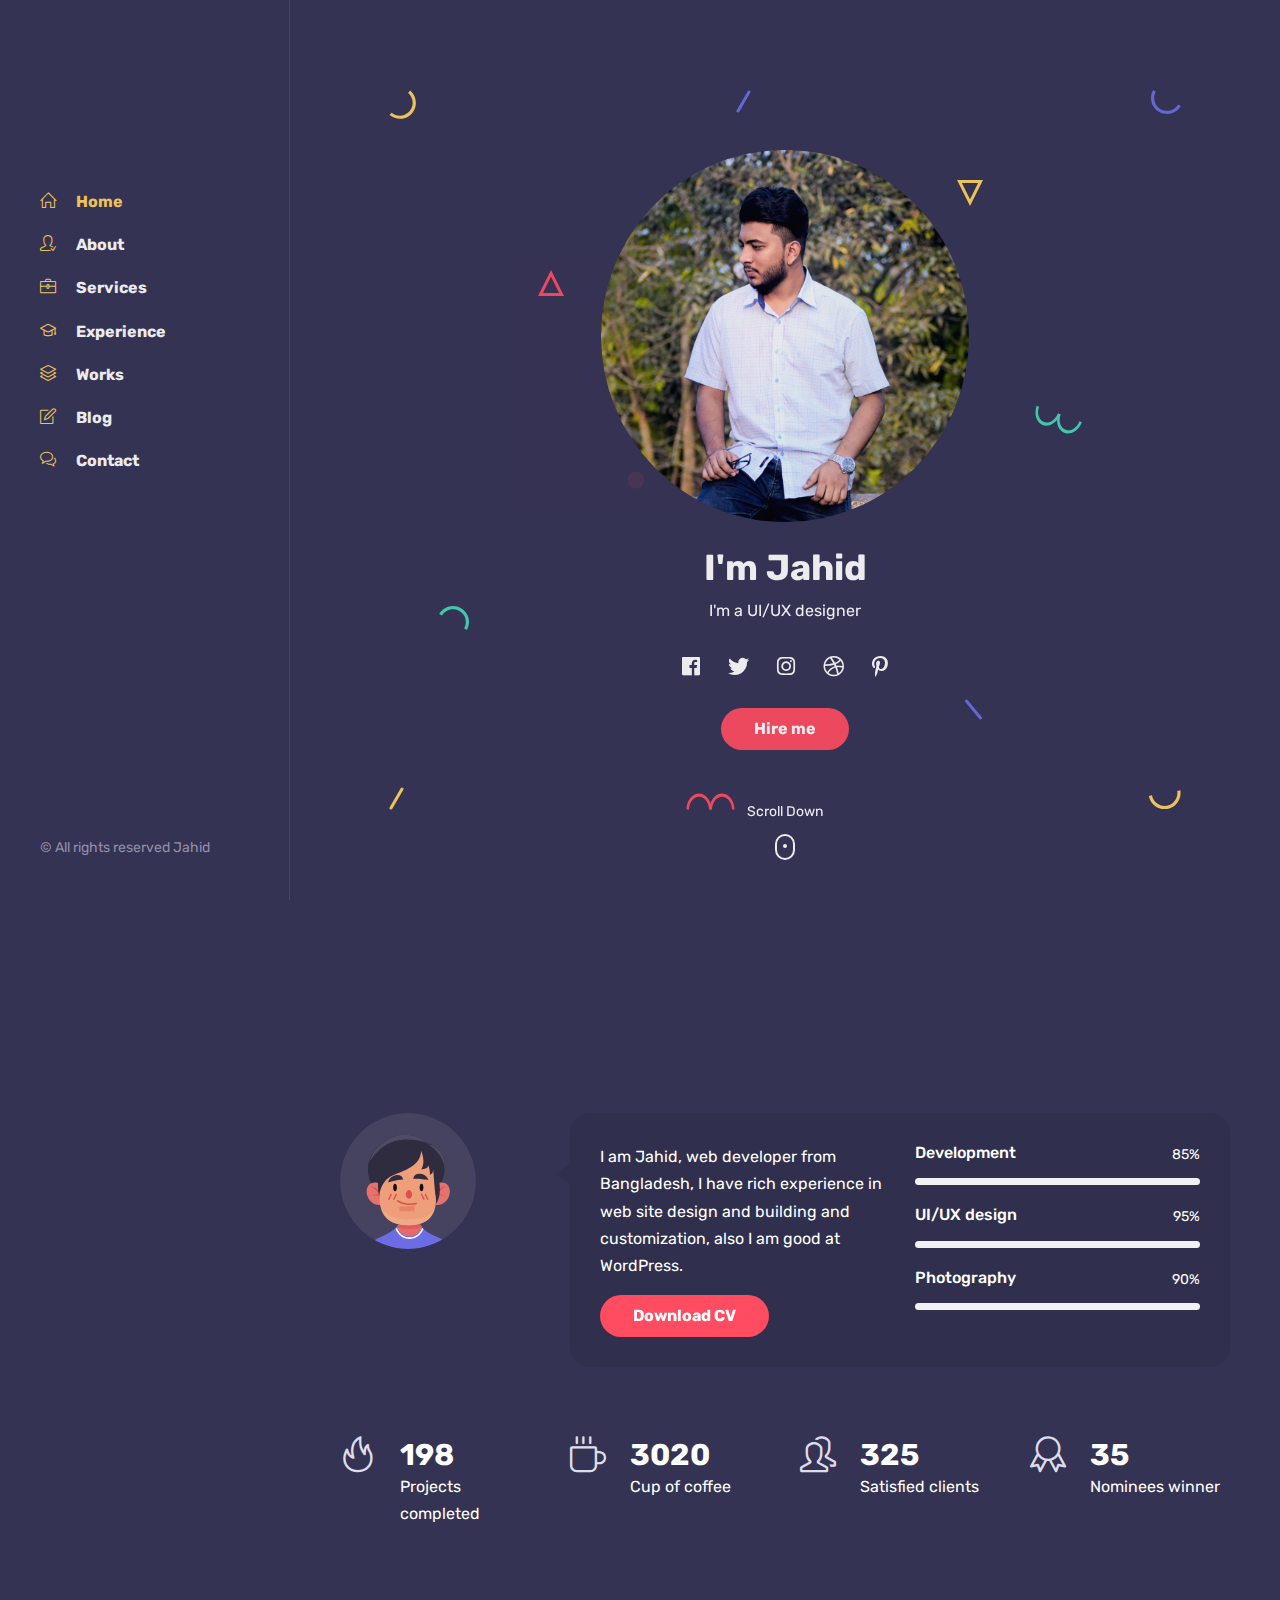
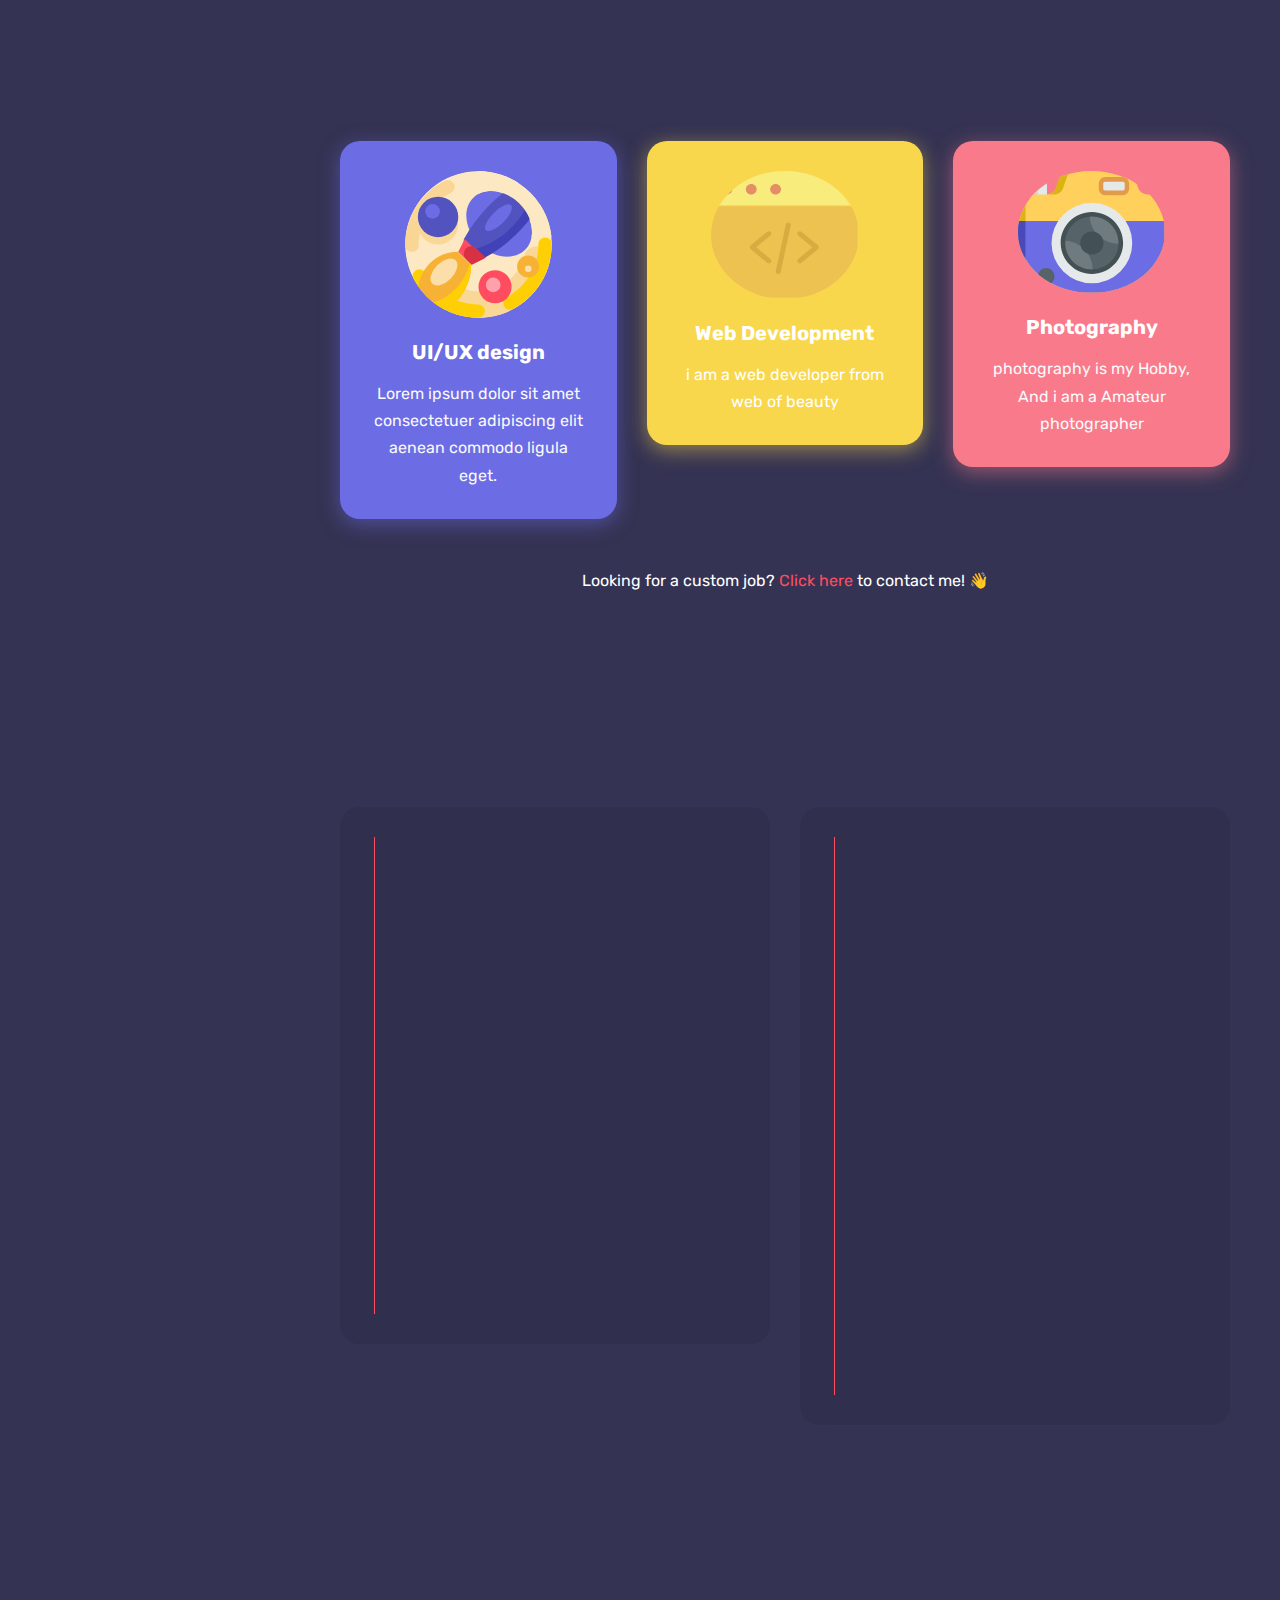
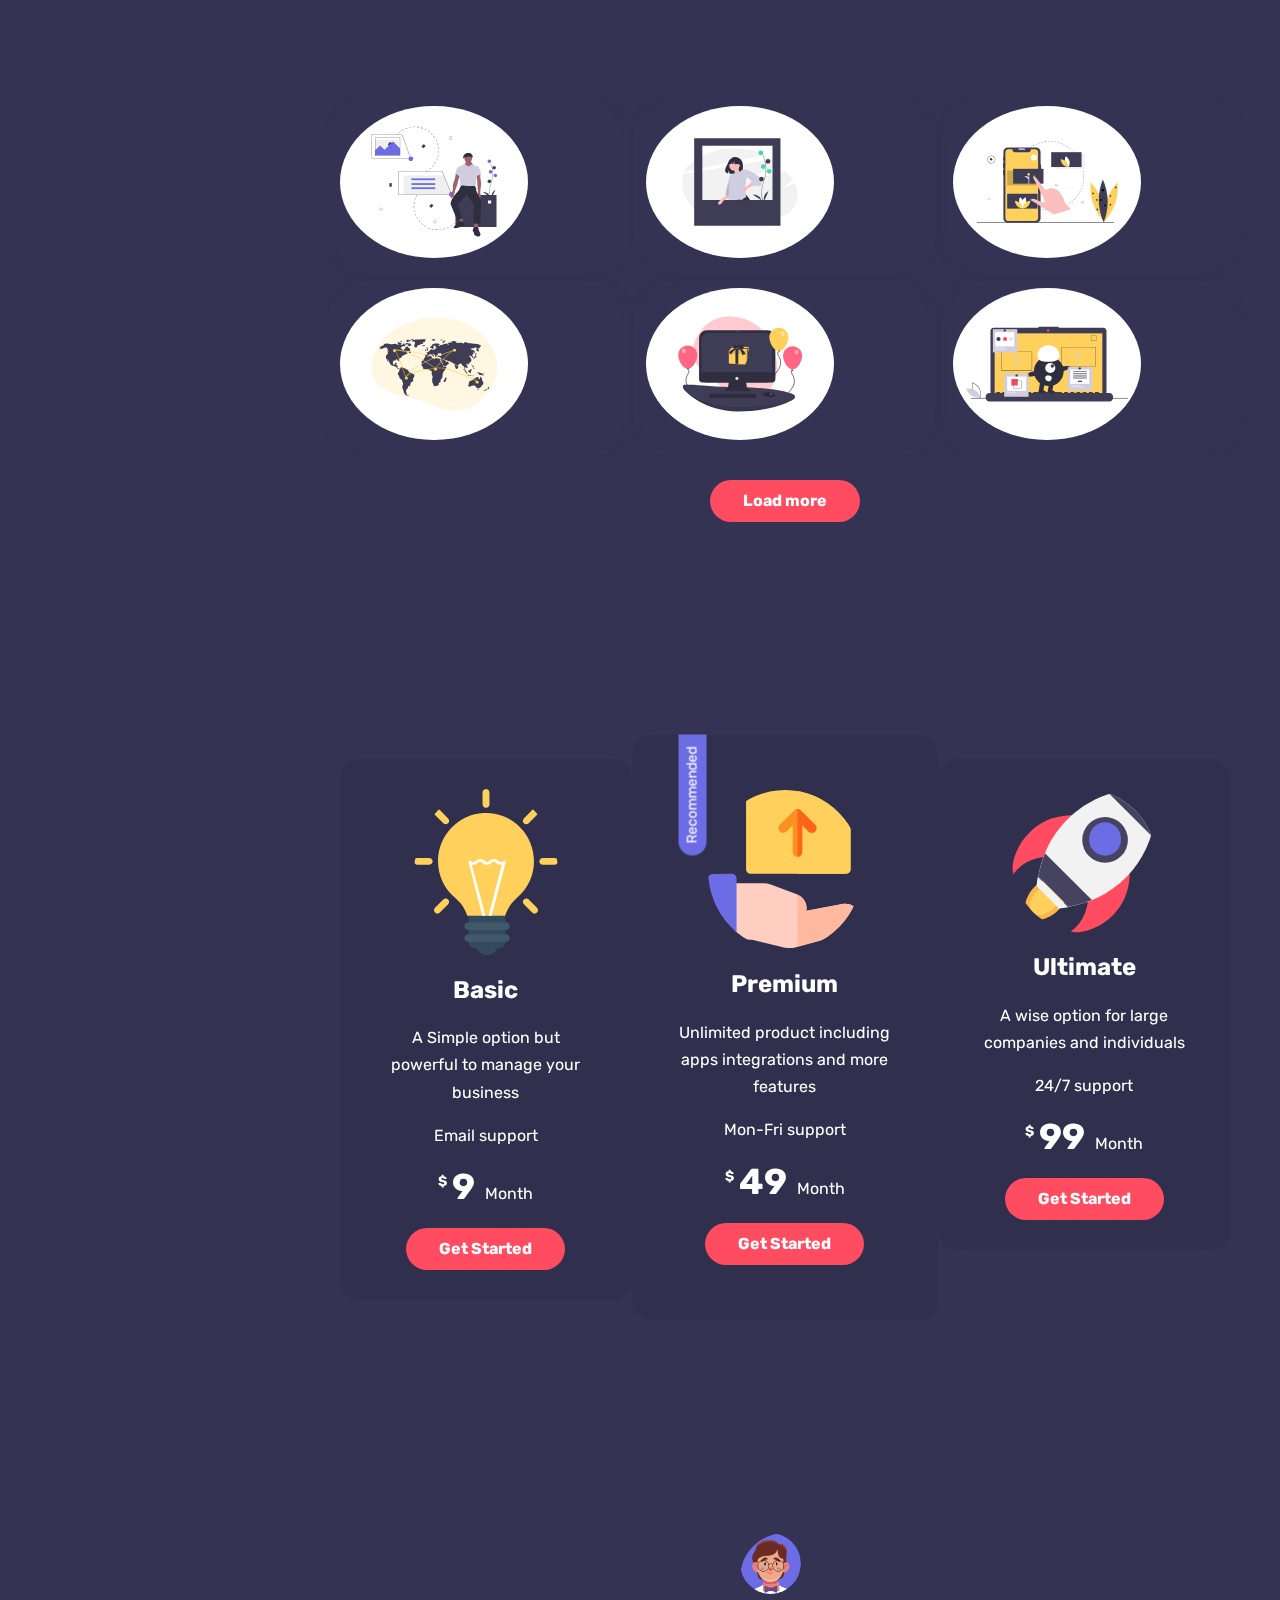
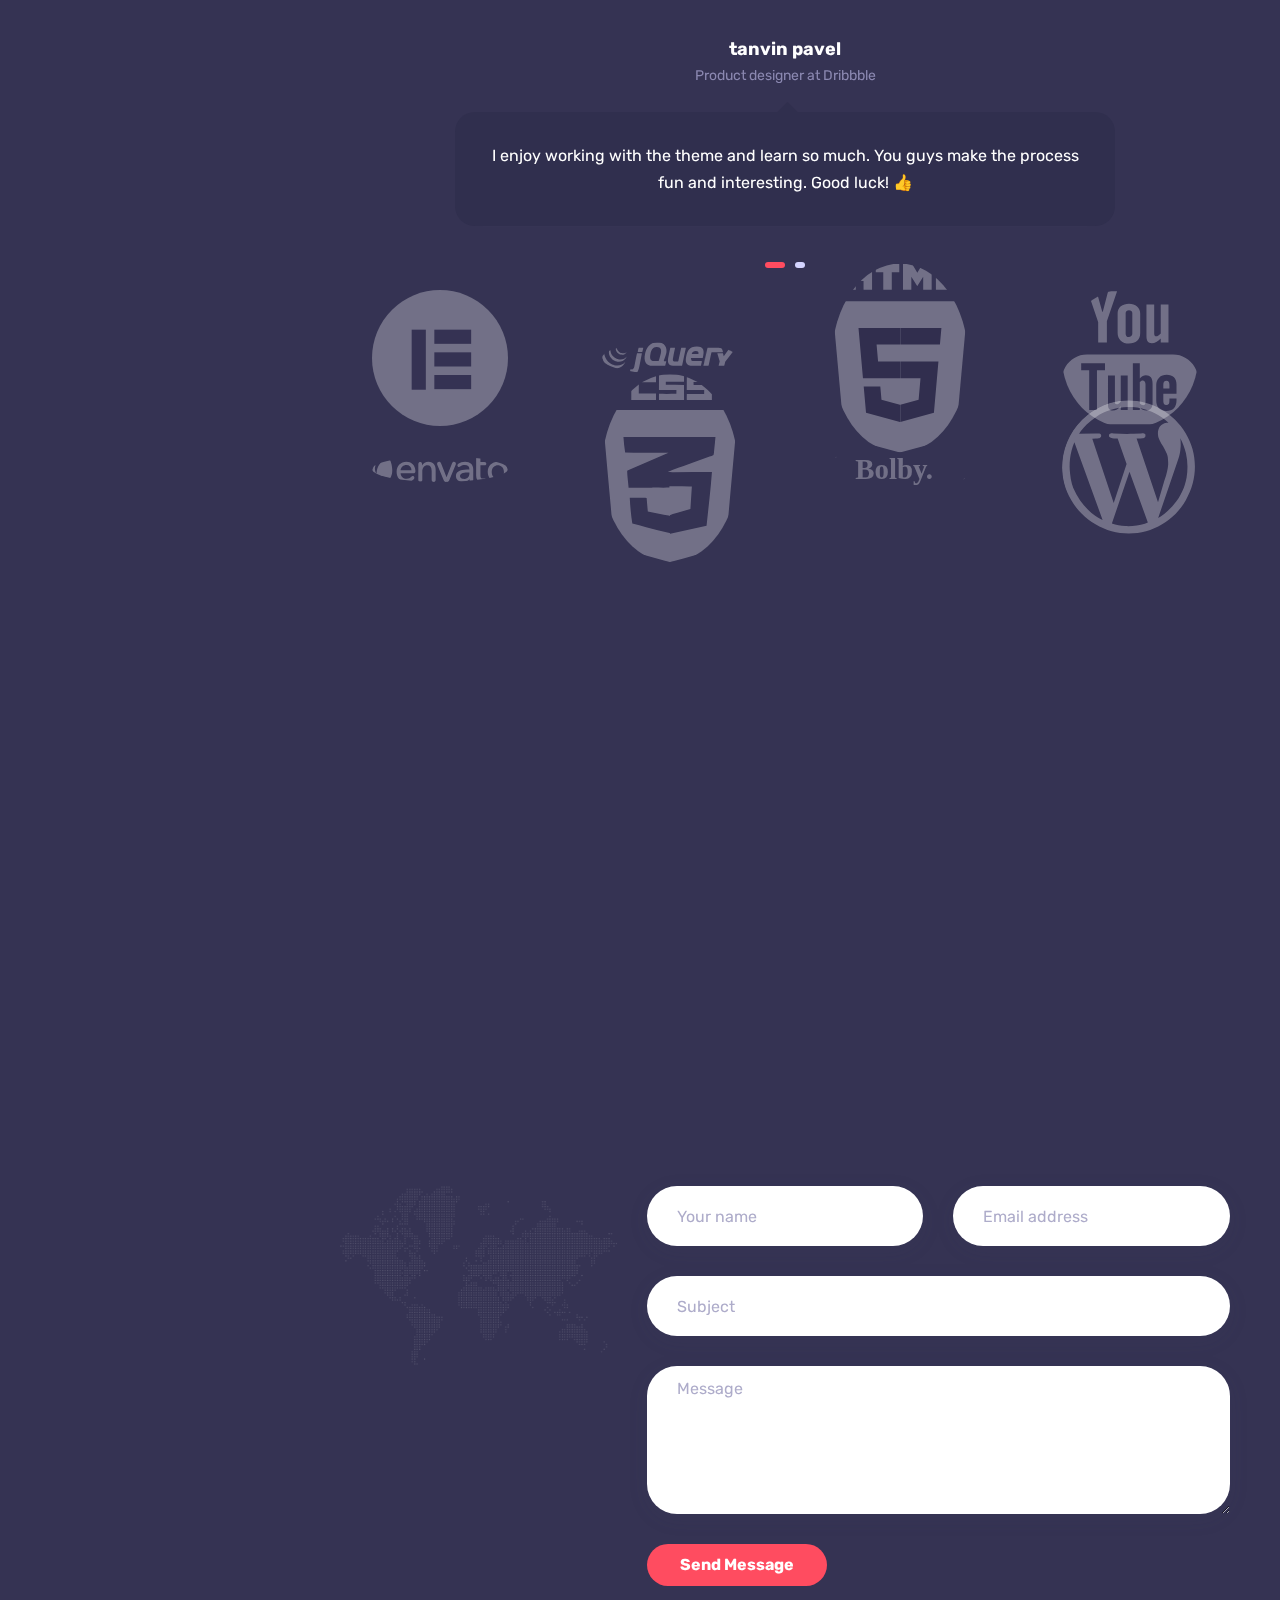
<file: index-dark.html>
<!DOCTYPE html>
<html lang="en-US">

<!-- Mirrored from jthemes.net/themes/html/bolby/demo/index-dark.html by HTTrack Website Copier/3.x [XR&CO'2014], Tue, 20 Apr 2021 13:57:12 GMT -->
<head>
	<meta http-equiv="Content-Type" content="text/html; charset=UTF-8">
	<title>My CV/Resume</title>
	<meta name="description" content="Bolby - Portfolio/CV/Resume HTML Template">
	<meta name="viewport" content="width=device-width, initial-scale=1, maximum-scale=1">
	<link rel="shortcut icon" type="image/x-icon" href="images/favicon.png">

	<!-- STYLESHEETS -->
	<link rel="stylesheet" href="css/bootstrap.min.css" type="text/css" media="all">
	<link rel="stylesheet" href="css/all.min.css" type="text/css" media="all">
	<link rel="stylesheet" href="css/simple-line-icons.css" type="text/css" media="all">
	<link rel="stylesheet" href="css/slick.css" type="text/css" media="all">
	<link rel="stylesheet" href="css/animate.css" type="text/css" media="all">
	<link rel="stylesheet" href="css/magnific-popup.css" type="text/css" media="all">
	<link rel="stylesheet" href="css/style.css" type="text/css" media="all">

	<!--[if lt IE 9]>
      <script src="https://oss.maxcdn.com/html5shiv/3.7.2/html5shiv.min.js"></script>
      <script src="https://oss.maxcdn.com/respond/1.4.2/respond.min.js"></script>
    <![endif]-->

</head>

<body class="dark">

<!-- Preloader -->
<div id="preloader">
	<div class="outer">
		<!-- Google Chrome -->
		<div class="infinityChrome">
			<div></div>
			<div></div>
			<div></div>
		</div>

		<!-- Safari and others -->
		<div class="infinity">
			<div>
				<span></span>
			</div>
			<div>
				<span></span>
			</div>
			<div>
				<span></span>
			</div>
		</div>
		<!-- Stuff -->
		<svg xmlns="http://www.w3.org/2000/svg" version="1.1" class="goo-outer">
			<defs>
				<filter id="goo">
					<feGaussianBlur in="SourceGraphic" stdDeviation="6" result="blur" />
					<feColorMatrix in="blur" values="1 0 0 0 0  0 1 0 0 0  0 0 1 0 0  0 0 0 18 -7" result="goo" />
					<feBlend in="SourceGraphic" in2="goo" />
				</filter>
			</defs>
		</svg>
	</div>
</div>

<!-- mobile header -->
<header class="mobile-header-1">
	<div class="container">
		<!-- menu icon -->
		<div class="menu-icon d-inline-flex mr-4">
			<button>
				<span></span>
			</button>
		</div>
		<!-- logo image -->
		<div class="site-logo">
			<a href="index-dark.html">
				
			</a>
		</div>
	</div>
</header>

<!-- desktop header -->
<header class="desktop-header-1 d-flex align-items-start flex-column">
	
	<!-- logo image -->
	<div class="site-logo">
		<a href="index-dark.html">
			
		</a>
	</div>
	
	<!-- main menu -->
	<nav>
		<ul class="vertical-menu scrollspy">
			<li class="active"><a href="#home"><i class="icon-home"></i>Home</a></li>
			<li><a href="#about"><i class="icon-user-following"></i>About</a></li>
			<li><a href="#services"><i class="icon-briefcase"></i>Services</a></li>
			<li><a href="#experience"><i class="icon-graduation"></i>Experience</a></li>
			<li><a href="#works"><i class="icon-layers"></i>Works</a></li>
			<li><a href="#blog"><i class="icon-note"></i>Blog</a></li>
			<li><a href="#contact"><i class="icon-bubbles"></i>Contact</a></li>
		</ul>
	</nav>
	
	<!-- site footer -->
	<div class="footer">
		<!-- copyright text -->
		<span class="copyright">© All rights reserved Jahid</span>
	</div>

</header>

<!-- main layout -->
<main class="content">
	
	<!-- section home -->
	<section id="home" class="home d-flex align-items-center">
		<div class="container">

			<!-- intro -->
			<div class="intro">
				<!-- avatar image -->
				<img src="images/jahid.jpg" alt="Bolby" class="mb-4" />

				<!-- info -->
				<h1 class="mb-2 mt-0">I'm Jahid</h1>
				<span>I'm a <span class="text-rotating">UI/UX designer, Front-End developer, Photography lover</span></span>

				<!-- social icons -->
				<ul class="social-icons light list-inline mb-0 mt-4">
					<li class="list-inline-item"><a href="https://www.facebook.com/Evanjahid32"><i class="fab fa-facebook"></i></a></li>
					<li class="list-inline-item"><a href="#"><i class="fab fa-twitter"></i></a></li>
					<li class="list-inline-item"><a href="#"><i class="fab fa-instagram"></i></a></li>
					<li class="list-inline-item"><a href="#"><i class="fab fa-dribbble"></i></a></li>
					<li class="list-inline-item"><a href="#"><i class="fab fa-pinterest-p"></i></a></li>
				</ul>

				<!-- buttons -->
				<div class="mt-4">
					<a href="#contact" class="btn btn-default">Hire me</a>
				</div>
			</div>
			
			<!-- scroll down mouse wheel -->
			<div class="scroll-down">
				<a href="#about" class="mouse-wrapper">
					<span>Scroll Down</span>
					<span class="mouse">
						<span class="wheel"></span>
					</span>
				</a>
			</div>

			<!-- parallax layers -->
			<div class="parallax" data-relative-input="true">

				<svg width="27" height="29" data-depth="0.3" class="layer p1" xmlns="http://www.w3.org/2000/svg"><path d="M21.15625.60099c4.37954 3.67487 6.46544 9.40612 5.47254 15.03526-.9929 5.62915-4.91339 10.30141-10.2846 12.25672-5.37122 1.9553-11.3776.89631-15.75715-2.77856l2.05692-2.45134c3.50315 2.93948 8.3087 3.78663 12.60572 2.22284 4.297-1.5638 7.43381-5.30209 8.22768-9.80537.79387-4.50328-.8749-9.08872-4.37803-12.02821L21.15625.60099z" fill="#FFD15C" fill-rule="evenodd"/></svg>

				<svg width="26" height="26" data-depth="0.2" class="layer p2" xmlns="http://www.w3.org/2000/svg"><path d="M13 3.3541L2.42705 24.5h21.1459L13 3.3541z" stroke="#FF4C60" stroke-width="3" fill="none" fill-rule="evenodd"/></svg>

				<svg width="30" height="25" data-depth="0.3" class="layer p3" xmlns="http://www.w3.org/2000/svg"><path d="M.1436 8.9282C3.00213 3.97706 8.2841.92763 14.00013.92796c5.71605.00032 10.9981 3.04992 13.85641 8 2.8583 4.95007 2.8584 11.0491-.00014 16.00024l-2.77128-1.6c2.28651-3.96036 2.28631-8.84002.00011-12.8002-2.2862-3.96017-6.5124-6.40017-11.08513-6.4-4.57271.00018-8.79872 2.43984-11.08524 6.4002l-2.77128-1.6z" fill="#44D7B6" fill-rule="evenodd"/></svg>

				<svg width="15" height="23" data-depth="0.6" class="layer p4" xmlns="http://www.w3.org/2000/svg"><rect transform="rotate(30 9.86603 10.13397)" x="7" width="3" height="25" rx="1.5" fill="#FFD15C" fill-rule="evenodd"/></svg>

				<svg width="15" height="23" data-depth="0.2" class="layer p5" xmlns="http://www.w3.org/2000/svg"><rect transform="rotate(30 9.86603 10.13397)" x="7" width="3" height="25" rx="1.5" fill="#6C6CE5" fill-rule="evenodd"/></svg>

				<svg width="49" height="17" data-depth="0.5" class="layer p6" xmlns="http://www.w3.org/2000/svg"><g fill="#FF4C60" fill-rule="evenodd"><path d="M.5 16.5c0-5.71709 2.3825-10.99895 6.25-13.8567 3.8675-2.85774 8.6325-2.85774 12.5 0C23.1175 5.50106 25.5 10.78292 25.5 16.5H23c0-4.57303-1.90625-8.79884-5-11.08535-3.09375-2.28652-6.90625-2.28652-10 0C4.90625 7.70116 3 11.92697 3 16.5H.5z"/><path d="M23.5 16.5c0-5.71709 2.3825-10.99895 6.25-13.8567 3.8675-2.85774 8.6325-2.85774 12.5 0C46.1175 5.50106 48.5 10.78292 48.5 16.5H46c0-4.57303-1.90625-8.79884-5-11.08535-3.09375-2.28652-6.90625-2.28652-10 0-3.09375 2.28651-5 6.51232-5 11.08535h-2.5z"/></g></svg>

				<svg width="26" height="26" data-depth="0.4" class="layer p7" xmlns="http://www.w3.org/2000/svg"><path d="M13 22.6459L2.42705 1.5h21.1459L13 22.6459z" stroke="#FFD15C" stroke-width="3" fill="none" fill-rule="evenodd"/></svg>

				<svg width="19" height="21" data-depth="0.3" class="layer p8" xmlns="http://www.w3.org/2000/svg"><rect transform="rotate(-40 6.25252 10.12626)" x="7" width="3" height="25" rx="1.5" fill="#6C6CE5" fill-rule="evenodd"/></svg>

				<svg width="30" height="25" data-depth="0.3" data-depth-y="-1.30" class="layer p9" xmlns="http://www.w3.org/2000/svg"><path d="M29.8564 16.0718c-2.85854 4.95114-8.1405 8.00057-13.85654 8.00024-5.71605-.00032-10.9981-3.04992-13.85641-8-2.8583-4.95007-2.8584-11.0491.00014-16.00024l2.77128 1.6c-2.28651 3.96036-2.28631 8.84002-.00011 12.8002 2.2862 3.96017 6.5124 6.40017 11.08513 6.4 4.57271-.00018 8.79872-2.43984 11.08524-6.4002l2.77128 1.6z" fill="#6C6CE5" fill-rule="evenodd"/></svg>

				<svg width="47" height="29" data-depth="0.2" class="layer p10" xmlns="http://www.w3.org/2000/svg"><g fill="#44D7B6" fill-rule="evenodd"><path d="M46.78878 17.19094c-1.95535 5.3723-6.00068 9.52077-10.61234 10.8834-4.61167 1.36265-9.0893-.26708-11.74616-4.27524-2.65686-4.00817-3.08917-9.78636-1.13381-15.15866l2.34923.85505c-1.56407 4.29724-1.2181 8.92018.90705 12.12693 2.12514 3.20674 5.70772 4.5107 9.39692 3.4202 3.68921-1.0905 6.92581-4.40949 8.48988-8.70673l2.34923.85505z"/><path d="M25.17585 9.32448c-1.95535 5.3723-6.00068 9.52077-10.61234 10.8834-4.61167 1.36264-9.0893-.26708-11.74616-4.27525C.16049 11.92447-.27182 6.14628 1.68354.77398l2.34923.85505c-1.56407 4.29724-1.2181 8.92018.90705 12.12692 2.12514 3.20675 5.70772 4.5107 9.39692 3.4202 3.68921-1.0905 6.92581-4.40948 8.48988-8.70672l2.34923.85505z"/></g></svg>

				<svg width="33" height="20" data-depth="0.5" class="layer p11" xmlns="http://www.w3.org/2000/svg"><path d="M32.36774.34317c.99276 5.63023-1.09332 11.3614-5.47227 15.03536-4.37895 3.67396-10.3855 4.73307-15.75693 2.77837C5.76711 16.2022 1.84665 11.53014.8539 5.8999l3.15139-.55567c.7941 4.50356 3.93083 8.24147 8.22772 9.8056 4.29688 1.56413 9.10275.71673 12.60554-2.2227C28.34133 9.98771 30.01045 5.4024 29.21635.89884l3.15139-.55567z" fill="#FFD15C" fill-rule="evenodd"/></svg>

			</div>
		</div>
		
	</section>

	<!-- section about -->
	<section id="about">

		<div class="container">
			
			<!-- section title -->
			<h2 class="section-title wow fadeInUp">About Me</h2>

			<div class="spacer" data-height="60"></div>
			
			<div class="row">

				<div class="col-md-3">
					<div class="text-center text-md-left">
						<!-- avatar image -->
						<img src="images/avatar-2.svg" alt="Bolby" />
					</div>
					<div class="spacer d-md-none d-lg-none" data-height="30"></div>
				</div>

				<div class="col-md-9 triangle-left-md triangle-top-sm">
					<div class="rounded bg-dark shadow-light padding-30">
						<div class="row">
							<div class="col-md-6">
								<!-- about text -->
								<p>I am Jahid, web developer from Bangladesh, I have rich experience in web site design and building and customization, also I am good at WordPress.</p>
								<div class="mt-3">
									<a href="#" class="btn btn-default">Download CV</a>
								</div>
								<div class="spacer d-md-none d-lg-none" data-height="30"></div>
							</div>
							<div class="col-md-6">
								<!-- skill item -->
								<div class="skill-item">
									<div class="skill-info clearfix">
										<h4 class="float-left mb-3 mt-0">Development</h4>
										<span class="float-right">85%</span>
									</div>
									<div class="progress">
										<div class="progress-bar data-background" role="progressbar" aria-valuemin="0" aria-valuemax="100" aria-valuenow="85" data-color="#FFD15C">
										</div>
									</div>
									<div class="spacer" data-height="20"></div>
								</div>

								<!-- skill item -->
								<div class="skill-item">
									<div class="skill-info clearfix">
										<h4 class="float-left mb-3 mt-0">UI/UX design</h4>
										<span class="float-right">95%</span>
									</div>
									<div class="progress">
										<div class="progress-bar data-background" role="progressbar" aria-valuemin="0" aria-valuemax="100" aria-valuenow="95" data-color="#FF4C60">
										</div>
									</div>
									<div class="spacer" data-height="20"></div>
								</div>

								<!-- skill item -->
								<div class="skill-item">
									<div class="skill-info clearfix">
										<h4 class="float-left mb-3 mt-0">Photography</h4>
										<span class="float-right">90%</span>
									</div>
									<div class="progress">
										<div class="progress-bar data-background" role="progressbar" aria-valuemin="0" aria-valuemax="100" aria-valuenow="70" data-color="#6C6CE5">
										</div>
									</div>
								</div>
							</div>
						</div>
					</div>
				</div>

			</div>
			<!-- row end -->

			<div class="spacer" data-height="70"></div>
			
			<div class="row">
				
				<div class="col-md-3 col-sm-6">
					<!-- fact item -->
					<div class="fact-item">
						<span class="icon icon-fire"></span>
						<div class="details">
							<h3 class="mb-0 mt-0 number"><em class="count">198</em></h3>
							<p class="mb-0">Projects completed</p>
						</div>
					</div>
					<div class="spacer d-md-none d-lg-none" data-height="30"></div>
				</div>

				<div class="col-md-3 col-sm-6">
					<!-- fact item -->
					<div class="fact-item">
						<span class="icon icon-cup"></span>
						<div class="details">
							<h3 class="mb-0 mt-0 number"><em class="count">3020</em></h3>
							<p class="mb-0">Cup of coffee</p>
						</div>
					</div>
					<div class="spacer d-md-none d-lg-none" data-height="30"></div>
				</div>

				<div class="col-md-3 col-sm-6">
					<!-- fact item -->
					<div class="fact-item">
						<span class="icon icon-people"></span>
						<div class="details">
							<h3 class="mb-0 mt-0 number"><em class="count">325</em></h3>
							<p class="mb-0">Satisfied clients</p>
						</div>
					</div>
					<div class="spacer d-md-none d-lg-none" data-height="30"></div>
				</div>

				<div class="col-md-3 col-sm-6">
					<!-- fact item -->
					<div class="fact-item">
						<span class="icon icon-badge"></span>
						<div class="details">
							<h3 class="mb-0 mt-0 number"><em class="count">35</em></h3>
							<p class="mb-0">Nominees winner</p>
						</div>
					</div>
				</div>

			</div>

		</div>
		
	</section>
	
	<!-- section services -->
	<section id="services">

		<div class="container">
			
			<!-- section title -->
			<h2 class="section-title wow fadeInUp">Services</h2>

			<div class="spacer" data-height="60"></div>
			
			<div class="row">

				<div class="col-md-4">
					<!-- service box -->
					<div class="service-box rounded data-background padding-30 text-center text-light shadow-blue" data-color="#6C6CE5">
						<img src="images/service-1.svg" alt="UI/UX design" />
						<h3 class="mb-3 mt-0">UI/UX design</h3>
						<p class="mb-0">Lorem ipsum dolor sit amet consectetuer adipiscing elit aenean commodo ligula eget.</p>
					</div>
					<div class="spacer d-md-none d-lg-none" data-height="30"></div>
				</div>

				<div class="col-md-4">
					<!-- service box -->
					<div class="service-box rounded data-background padding-30 text-center shadow-yellow" data-color="#F9D74C">
						<img src="images/service-2.svg" alt="UI/UX design" />
						<h3 class="mb-3 mt-0">Web Development</h3>
						<p class="mb-0">i am a web developer from web of beauty</p>
					</div>
					<div class="spacer d-md-none d-lg-none" data-height="30"></div>
				</div>

				<div class="col-md-4">
					<!-- service box -->
					<div class="service-box rounded data-background padding-30 text-center text-light shadow-pink" data-color="#F97B8B">
						<img src="images/service-3.svg" alt="UI/UX design" />
						<h3 class="mb-3 mt-0">Photography</h3>
						<p class="mb-0">photography is my Hobby, And i am a Amateur photographer</p>
					</div>
				</div>

			</div>

			<div class="mt-5 text-center">
				<p class="mb-0">Looking for a custom job? <a href="#contact">Click here</a> to contact me! 👋</p>
			</div>

		</div>
		
	</section>
	
	<!-- section experience -->
	<section id="experience">

		<div class="container">
			
			<!-- section title -->
			<h2 class="section-title wow fadeInUp">Experience</h2>

			<div class="spacer" data-height="60"></div>
			
			<div class="row">

				<div class="col-md-6">
					
					<!-- timeline wrapper -->
					<div class="timeline edu bg-dark rounded shadow-light padding-30 overflow-hidden">

						<!-- timeline item -->
						<div class="timeline-container wow fadeInUp">
							<div class="content">
								<span class="time">Present</span>
								<h3 class="title">Diploma in computer science</h3>
								<p>Lorem ipsum dolor sit amet quo ei simul congue exerci ad nec admodum perfecto.</p>
							</div>
						</div>

						<!-- timeline item -->
						<div class="timeline-container wow fadeInUp" data-wow-delay="0.2s">
							<div class="content">
								<span class="time">2017-2021</span>
								<h3 class="title">Diploma in computer science</h3>
								<p>Lorem ipsum dolor sit amet quo ei simul congue exerci ad nec admodum perfecto.</p>
							</div>
						</div>

						<!-- timeline item -->
						<div class="timeline-container wow fadeInUp" data-wow-delay="0.4s">
							<div class="content">
								<span class="time">2016-2017</span>
								<h3 class="title">secondary school certificate</h3>
								<p>Lorem ipsum dolor sit amet quo ei simul congue exerci ad nec admodum perfecto.</p>
							</div>
						</div>

						<!-- main line -->
						<span class="line"></span>

					</div>

				</div>

				<div class="col-md-6">
					
					<!-- responsive spacer -->
					<div class="spacer d-md-none d-lg-none" data-height="30"></div>

					<!-- timeline wrapper -->
					<div class="timeline exp bg-dark rounded shadow-light padding-30 overflow-hidden">

						<!-- timeline item -->
						<div class="timeline-container wow fadeInUp">
							<div class="content">
								<span class="time">2019</span>
								<h3 class="title">Web Designer</h3>
								<p>i like  Web designing / Front-End Development,and i also used html/css/bootstrap/javascript and word press</p>
							</div>
						</div>

						<!-- timeline item -->
						<div class="timeline-container wow fadeInUp" data-wow-delay="0.2s">
							<div class="content">
								<span class="time">2020</span>
								<h3 class="title">Front-End Developer</h3>
								<p>i like Front-End Development,and i also used html/css/bootstrap/javascript and word press </p>
							</div>
						</div>

						<!-- timeline item -->
						<div class="timeline-container wow fadeInUp" data-wow-delay="0.4s">
							<div class="content">
								<span class="time">2021</span>
								<h3 class="title">Back-End Developer</h3>
								<p>i like Back-End- Development,and i also used Php/javascript and Laravel</p>
							</div>
						</div>

						<!-- main line -->
						<span class="line"></span>

					</div>

				</div>

			</div>

		</div>
		
	</section>
	
	<!-- section works -->
	<section id="works">

		<div class="container">
			
			<!-- section title -->
			<h2 class="section-title wow fadeInUp">Recent works</h2>

			<div class="spacer" data-height="60"></div>

			<!-- portfolio filter (desktop) -->
			<ul class="portfolio-filter list-inline wow fadeInUp">
				<li class="current list-inline-item" data-filter="*">Everything</li>
				<li class="list-inline-item" data-filter=".creative">Creative</li>
				<li class="list-inline-item" data-filter=".art">Art</li>
				<li class="list-inline-item" data-filter=".design">Design</li>
				<li class="list-inline-item" data-filter=".branding">Branding</li>
			</ul>
			
			<!-- portfolio filter (mobile) -->
			<div class="pf-filter-wrapper">
				<select class="portfolio-filter-mobile">
					<option value="*">Everything</option>
					<option value=".creative">Creative</option>
					<option value=".art">Art</option>
					<option value=".design">Design</option>
					<option value=".branding">Branding</option>
				</select>
			</div>
			
			<!-- portolio wrapper -->
			<div class="row portfolio-wrapper">
				
				<!-- portfolio item -->
				<div class="col-md-4 col-sm-6 grid-item art">
					<a href="images/works/1.svg" class="work-image">
						<div class="portfolio-item rounded shadow-dark">
							<div class="details">
								<span class="term">Art</span>
								<h4 class="title">Project Managment Illustration</h4>
								<span class="more-button"><i class="icon-magnifier-add"></i></span>
							</div>
							<div class="thumb">
								<img src="images/works/1.svg" alt="Portfolio-title" />
								<div class="mask"></div>
							</div>
						</div>
					</a>
				</div>

				<!-- portfolio item -->
				<div class="col-md-4 col-sm-6 grid-item creative design">
					<a href="#small-dialog" class="work-content">
						<div class="portfolio-item rounded shadow-dark">
							<div class="details">
								<span class="term">Creative</span>
								<h4 class="title">Guest App Walkthrough Screens</h4>
								<span class="more-button"><i class="icon-options"></i></span>
							</div>
							<div class="thumb">
								<img src="images/works/2.svg" alt="Portfolio-title" />
								<div class="mask"></div>
							</div>
						</div>
					</a>
					<div id="small-dialog" class="white-popup zoom-anim-dialog mfp-hide">
						<img src="images/single-work.svg" alt="Title" />
						<h2>Guest App Walkthrough Screens</h2>
						<p>Lorem ipsum dolor sit amet, consectetur adipiscing elit. Etiam hendrerit nibh in massa semper rutrum. In rhoncus eleifend mi id tempus.</p>
						<p>Donec consectetur, libero at pretium euismod, nisl felis lobortis urna, id tristique nisl lectus eget ligula.</p>
						<a href="#" class="btn btn-default">View on Dribbble</a>
					</div>
				</div>

				<!-- portfolio item -->
				<div class="col-md-4 col-sm-6 grid-item branding">
					<a href="https://www.youtube.com/watch?v=qf9z4ulfmYw" class="work-video">
						<div class="portfolio-item rounded shadow-dark">
							<div class="details">
								<span class="term">Branding</span>
								<h4 class="title">Delivery App Wireframe</h4>
								<span class="more-button"><i class="icon-camrecorder"></i></span>
							</div>
							<div class="thumb">
								<img src="images/works/3.svg" alt="Portfolio-title" />
								<div class="mask"></div>
							</div>
						</div>
					</a>
				</div>

				<!-- portfolio item -->
				<div class="col-md-4 col-sm-6 grid-item creative">
					<a href="https://w.soundcloud.com/player/?url=https%3A//api.soundcloud.com/tracks/240233494&amp;color=%23ff5500&amp;auto_play=false&amp;hide_related=false&amp;show_comments=true&amp;show_user=true&amp;show_reposts=false&amp;show_teaser=true&amp;visual=true" class="work-video">
						<div class="portfolio-item rounded shadow-dark">
							<div class="details">
								<span class="term">Creative</span>
								<h4 class="title">Onboarding Motivation</h4>
								<span class="more-button"><i class="icon-music-tone-alt"></i></span>
							</div>
							<div class="thumb">
								<img src="images/works/4.svg" alt="Portfolio-title" />
								<div class="mask"></div>
							</div>
						</div>
					</a>
				</div>

				<!-- portfolio item -->
				<div class="col-md-4 col-sm-6 grid-item art branding">
					<a href="#gallery-1" class="gallery-link">
						<div class="portfolio-item rounded shadow-dark">
							<div class="details">
								<span class="term">Art, Branding</span>
								<h4 class="title">iMac Mockup Design</h4>
								<span class="more-button"><i class="icon-picture"></i></span>
							</div>
							<div class="thumb">
								<img src="images/works/5.svg" alt="Portfolio-title" />
								<div class="mask"></div>
							</div>
						</div>
					</a>
					<div id="gallery-1" class="gallery mfp-hide">
						<a href="images/works/5.svg"></a>
						<a href="images/works/4.svg"></a>
					</div>
				</div>

				<!-- portfolio item -->
				<div class="col-md-4 col-sm-6 grid-item creative design">
					<a href="https://themeforest.net/user/pxlsolutions/portfolio" target="_blank">
						<div class="portfolio-item rounded shadow-dark">
							<div class="details">
								<span class="term">Creative, Design</span>
								<h4 class="title">Game Store App Concept</h4>
								<span class="more-button"><i class="icon-link"></i></span>
							</div>
							<div class="thumb">
								<img src="images/works/6.svg" alt="Portfolio-title" />
								<div class="mask"></div>
							</div>
						</div>
					</a>
				</div>

			</div>
			
			<!-- more button -->
			<div class="load-more text-center mt-4">
				<a href="javascript:" class="btn btn-default"><i class="fas fa-spinner"></i> Load more</a>
				<!-- numbered pagination (hidden for infinite scroll) -->
				<ul class="portfolio-pagination list-inline d-none">
					<li class="list-inline-item">1</li>
					<li class="list-inline-item"><a href="works-2.html">2</a></li>
				</ul>
			</div>

		</div>

	</section>
	
	<!-- section prices -->
	<section id="prices">

		<div class="container">
			
			<!-- section title -->
			<h2 class="section-title wow fadeIn">Pricing Plans</h2>

			<div class="spacer" data-height="60"></div>
			
			<div class="row">
				
				<div class="col-md-4 pr-md-0 mt-md-4 mt-0">
					<!-- price item -->
					<div class="price-item bg-dark rounded shadow-light text-center">
						<img src="images/price-1.svg" alt="Regular" />
						<h2 class="plan">Basic</h2>
						<p>A Simple option but powerful to manage your business</p>
						<p>Email support</p>
						<h3 class="price"><em>$</em>9<span>Month</span></h3>
						<a href="#" class="btn btn-default">Get Started</a>
					</div>
				</div>

				<div class="col-md-4 px-md-0 my-4 my-md-0">
					<!-- price item recommended-->
					<div class="price-item bg-dark rounded shadow-light text-center best">
						<span class="badge">Recommended</span>
						<img src="images/price-2.svg" alt="Premium" />
						<h2 class="plan">Premium</h2>
						<p>Unlimited product including apps integrations and more features</p>
						<p>Mon-Fri support</p>
						<h3 class="price"><em>$</em>49<span>Month</span></h3>
						<a href="#" class="btn btn-default">Get Started</a>
					</div>
				</div>

				<div class="col-md-4 pl-md-0 mt-md-4 mt-0">
					<!-- price item -->
					<div class="price-item bg-dark rounded shadow-light text-center">
						<img src="images/price-3.svg" alt="Ultimate" />
						<h2 class="plan">Ultimate</h2>
						<p>A wise option for large companies and individuals</p>
						<p>24/7 support</p>
						<h3 class="price"><em>$</em>99<span>Month</span></h3>
						<a href="#" class="btn btn-default">Get Started</a>
					</div>
				</div>

			</div>

		</div>

	</section>
	
	<!-- section testimonials -->
	<section id="testimonials">

		<div class="container">
			
			<!-- section title -->
			<h2 class="section-title wow fadeInUp">Clients & Reviews</h2>

			<div class="spacer" data-height="60"></div>
			
			<!-- testimonials wrapper -->
			<div class="testimonials-wrapper">
				
				<!-- testimonial item -->
				<div class="testimonial-item text-center mx-auto">
					<div class="thumb mb-3 mx-auto">
						<img src="images/avatar-3.svg" alt="customer-name" />						
					</div>
					<h4 class="mt-3 mb-0">tanvin pavel</h4>
					<span class="subtitle">Product designer at Dribbble</span>
					<div class="bg-dark padding-30 shadow-light rounded triangle-top position-relative mt-4">
						<p class="mb-0">I enjoy working with the theme and learn so much. You guys make the process fun and interesting. Good luck! 👍</p>
					</div>
				</div>
				
				<!-- testimonial item -->
				<div class="testimonial-item text-center mx-auto">
					<div class="thumb mb-3 mx-auto">
						<img src="images/avatar-1.svg" alt="customer-name" />						
					</div>
					<h4 class="mt-3 mb-0">Moin uddin</h4>
					<span class="subtitle">Product designer at Dribbble</span>
					<div class="bg-dark padding-30 shadow-light rounded triangle-top position-relative mt-4">
						<p class="mb-0">I enjoy working with the theme and learn so much. You guys make the process fun and interesting. Good luck! 🔥</p>
					</div>
				</div>

			</div>

			<div class="row">
				<div class="col-md-3 col-6">
					<!-- client item -->
					<div class="client-item">
						<div class="inner">
							<img src="images/client-1-light.svg" alt="client-name" />
						</div>
					</div>
				</div>
				<div class="col-md-3 col-6">
					<!-- client item -->
					<div class="client-item">
						<div class="inner">
							<img src="images/client-2-light.svg" alt="client-name" />
						</div>
					</div>
				</div>
				<div class="col-md-3 col-6">
					<!-- client item -->
					<div class="client-item">
						<div class="inner">
							<img src="images/client-3-light.svg" alt="client-name" />
						</div>
					</div>
				</div>
				<div class="col-md-3 col-6">
					<!-- client item -->
					<div class="client-item">
						<div class="inner">
							<img src="images/client-4-light.svg" alt="client-name" />
						</div>
					</div>
				</div>
				<div class="col-md-3 col-6">
					<!-- client item -->
					<div class="client-item">
						<div class="inner">
							<img src="images/client-5-light.svg" alt="client-name" />
						</div>
					</div>
				</div>
				<div class="col-md-3 col-6">
					<!-- client item -->
					<div class="client-item">
						<div class="inner">
							<img src="images/client-6-light.svg" alt="client-name" />
						</div>
					</div>
				</div>
				<div class="col-md-3 col-6">
					<!-- client item -->
					<div class="client-item">
						<div class="inner">
							<img src="images/client-7-light.svg" alt="client-name" />
						</div>
					</div>
				</div>
				<div class="col-md-3 col-6">
					<!-- client item -->
					<div class="client-item">
						<div class="inner">
							<img src="images/client-8-light.svg" alt="client-name" />
						</div>
					</div>
				</div>
			</div>

		</div>

	</section>
	
	<!-- section blog -->
	<section id="blog">

		<div class="container">
			
			<!-- section title -->
			<h2 class="section-title wow fadeInUp">Latest Posts</h2>

			<div class="spacer" data-height="60"></div>
			
			<div class="row blog-wrapper">
				
				<div class="col-md-4">
					<!-- blog item -->
					<div class="blog-item rounded bg-dark shadow-light wow fadeIn">
						<div class="thumb">
							<a href="#">
								<span class="category">Reviews</span>
							</a>
							<a href="#">
								<img src="images/blog/1.svg" alt="blog-title" />
							</a>
						</div>
						<div class="details">
							<h4 class="my-0 title"><a href="#">5 Best App Development Tool for Your Project</a></h4>
							<ul class="list-inline meta mb-0 mt-2">
								<li class="list-inline-item">09 February, 2020</li>
								<li class="list-inline-item">Bolby</li>
							</ul>
						</div>
					</div>
				</div>

				<div class="col-md-4">
					<!-- blog item -->
					<div class="blog-item rounded bg-dark shadow-light wow fadeIn">
						<div class="thumb">
							<a href="#">
								<span class="category">Tutorial</span>
							</a>
							<a href="#">
								<img src="images/blog/2.svg" alt="blog-title" />
							</a>
						</div>
						<div class="details">
							<h4 class="my-0 title"><a href="#">Common Misconceptions About Payment</a></h4>
							<ul class="list-inline meta mb-0 mt-2">
								<li class="list-inline-item">07 February, 2020</li>
								<li class="list-inline-item">Bolby</li>
							</ul>
						</div>
					</div>
				</div>

				<div class="col-md-4">
					<!-- blog item -->
					<div class="blog-item rounded bg-dark shadow-light wow fadeIn">
						<div class="thumb">
							<a href="#">
								<span class="category">Business</span>
							</a>
							<a href="#">
								<img src="images/blog/3.svg" alt="blog-title" />
							</a>
						</div>
						<div class="details">
							<h4 class="my-0 title"><a href="#">3 Things To Know About Startup Business</a></h4>
							<ul class="list-inline meta mb-0 mt-2">
								<li class="list-inline-item">06 February, 2020</li>
								<li class="list-inline-item">Bolby</li>
							</ul>
						</div>
					</div>
				</div>

			</div>

		</div>

	</section>
	
	<!-- section contact -->
	<section id="contact">

		<div class="container">
			
			<!-- section title -->
			<h2 class="section-title wow fadeInUp">Get In Touch</h2>

			<div class="spacer" data-height="60"></div>
			
			<div class="row">
				
				<div class="col-md-4">
					<!-- contact info -->
					<div class="contact-info">
						<h3 class="wow fadeInUp">Let's talk about everything!</h3>
						<p class="wow fadeInUp">Don't like forms? Send me an <a href="mailto:name@example.com">email</a>. 👋</p>
					</div>
				</div>

				<div class="col-md-8">
					<!-- Contact Form -->
					<form id="contact-form" class="contact-form mt-6" method="post" action="https://jthemes.net/themes/html/bolby/demo/form/contact.php">
						
						<div class="messages"></div>
						
						<div class="row">
							<div class="column col-md-6">
								<!-- Name input -->
								<div class="form-group">
									<input type="text" class="form-control" name="InputName" id="InputName" placeholder="Your name" required="required" data-error="Name is required.">
									<div class="help-block with-errors"></div>
								</div>
							</div>
							
							<div class="column col-md-6">
								<!-- Email input -->
								<div class="form-group">
									<input type="email" class="form-control" id="InputEmail" name="InputEmail" placeholder="Email address" required="required" data-error="Email is required.">
									<div class="help-block with-errors"></div>
								</div>
							</div>

							<div class="column col-md-12">
								<!-- Email input -->
								<div class="form-group">
									<input type="text" class="form-control" id="InputSubject" name="InputSubject" placeholder="Subject" required="required" data-error="Subject is required.">
									<div class="help-block with-errors"></div>
								</div>
							</div>
					
							<div class="column col-md-12">
								<!-- Message textarea -->
								<div class="form-group">
									<textarea name="InputMessage" id="InputMessage" class="form-control" rows="5" placeholder="Message" required="required" data-error="Message is required."></textarea>
									<div class="help-block with-errors"></div>
								</div>
							</div>
						</div>

						<button type="submit" name="submit" id="submit" value="Submit" class="btn btn-default">Send Message</button><!-- Send Button -->

					</form>
					<!-- Contact Form end -->
				</div>

			</div>

		</div>

	</section>

	<div class="spacer" data-height="96"></div>
	
</main>

<!-- Go to top button -->
<a href="javascript:" id="return-to-top"><i class="fas fa-arrow-up"></i></a>

<!-- SCRIPTS -->
<script src="js/jquery-1.12.3.min.js"></script>
<script src="js/jquery.easing.min.js"></script>
<script src="js/jquery.waypoints.min.js"></script>
<script src="js/jquery.counterup.min.js"></script>
<script src="js/popper.min.js"></script>
<script src="js/bootstrap.min.js"></script>
<script src="js/isotope.pkgd.min.js"></script>
<script src="js/infinite-scroll.min.js"></script>
<script src="js/imagesloaded.pkgd.min.js"></script>
<script src="js/slick.min.js"></script>
<script src="js/contact.js"></script>
<script src="js/validator.js"></script>
<script src="js/wow.min.js"></script>
<script src="js/morphext.min.js"></script>
<script src="js/parallax.min.js"></script>
<script src="js/jquery.magnific-popup.min.js"></script>
<script src="js/custom.js"></script>

</body>

<!-- Mirrored from jthemes.net/themes/html/bolby/demo/index-dark.html by HTTrack Website Copier/3.x [XR&CO'2014], Tue, 20 Apr 2021 13:57:30 GMT -->
</html>
</file>
<file: css/simple-line-icons.css>
@font-face {
  font-family: 'simple-line-icons';
  src: url('../fonts/Simple-Line-Iconsb26c.eot?v=2.4.0');
  src: url('../fonts/Simple-Line-Iconsb26c.eot?v=2.4.0#iefix') format('embedded-opentype'), url('../fonts/Simple-Line-Iconsb26c.html?v=2.4.0') format('woff2'), url('../fonts/Simple-Line-Iconsb26c.ttf?v=2.4.0') format('truetype'), url('../fonts/Simple-Line-Iconsb26c.woff?v=2.4.0') format('woff'), url('../fonts/Simple-Line-Iconsb26c.svg?v=2.4.0#simple-line-icons') format('svg');
  font-weight: normal;
  font-style: normal;
}
/*
 Use the following CSS code if you want to have a class per icon.
 Instead of a list of all class selectors, you can use the generic [class*="icon-"] selector, but it's slower:
*/
.icon-user,
.icon-people,
.icon-user-female,
.icon-user-follow,
.icon-user-following,
.icon-user-unfollow,
.icon-login,
.icon-logout,
.icon-emotsmile,
.icon-phone,
.icon-call-end,
.icon-call-in,
.icon-call-out,
.icon-map,
.icon-location-pin,
.icon-direction,
.icon-directions,
.icon-compass,
.icon-layers,
.icon-menu,
.icon-list,
.icon-options-vertical,
.icon-options,
.icon-arrow-down,
.icon-arrow-left,
.icon-arrow-right,
.icon-arrow-up,
.icon-arrow-up-circle,
.icon-arrow-left-circle,
.icon-arrow-right-circle,
.icon-arrow-down-circle,
.icon-check,
.icon-clock,
.icon-plus,
.icon-minus,
.icon-close,
.icon-event,
.icon-exclamation,
.icon-organization,
.icon-trophy,
.icon-screen-smartphone,
.icon-screen-desktop,
.icon-plane,
.icon-notebook,
.icon-mustache,
.icon-mouse,
.icon-magnet,
.icon-energy,
.icon-disc,
.icon-cursor,
.icon-cursor-move,
.icon-crop,
.icon-chemistry,
.icon-speedometer,
.icon-shield,
.icon-screen-tablet,
.icon-magic-wand,
.icon-hourglass,
.icon-graduation,
.icon-ghost,
.icon-game-controller,
.icon-fire,
.icon-eyeglass,
.icon-envelope-open,
.icon-envelope-letter,
.icon-bell,
.icon-badge,
.icon-anchor,
.icon-wallet,
.icon-vector,
.icon-speech,
.icon-puzzle,
.icon-printer,
.icon-present,
.icon-playlist,
.icon-pin,
.icon-picture,
.icon-handbag,
.icon-globe-alt,
.icon-globe,
.icon-folder-alt,
.icon-folder,
.icon-film,
.icon-feed,
.icon-drop,
.icon-drawer,
.icon-docs,
.icon-doc,
.icon-diamond,
.icon-cup,
.icon-calculator,
.icon-bubbles,
.icon-briefcase,
.icon-book-open,
.icon-basket-loaded,
.icon-basket,
.icon-bag,
.icon-action-undo,
.icon-action-redo,
.icon-wrench,
.icon-umbrella,
.icon-trash,
.icon-tag,
.icon-support,
.icon-frame,
.icon-size-fullscreen,
.icon-size-actual,
.icon-shuffle,
.icon-share-alt,
.icon-share,
.icon-rocket,
.icon-question,
.icon-pie-chart,
.icon-pencil,
.icon-note,
.icon-loop,
.icon-home,
.icon-grid,
.icon-graph,
.icon-microphone,
.icon-music-tone-alt,
.icon-music-tone,
.icon-earphones-alt,
.icon-earphones,
.icon-equalizer,
.icon-like,
.icon-dislike,
.icon-control-start,
.icon-control-rewind,
.icon-control-play,
.icon-control-pause,
.icon-control-forward,
.icon-control-end,
.icon-volume-1,
.icon-volume-2,
.icon-volume-off,
.icon-calendar,
.icon-bulb,
.icon-chart,
.icon-ban,
.icon-bubble,
.icon-camrecorder,
.icon-camera,
.icon-cloud-download,
.icon-cloud-upload,
.icon-envelope,
.icon-eye,
.icon-flag,
.icon-heart,
.icon-info,
.icon-key,
.icon-link,
.icon-lock,
.icon-lock-open,
.icon-magnifier,
.icon-magnifier-add,
.icon-magnifier-remove,
.icon-paper-clip,
.icon-paper-plane,
.icon-power,
.icon-refresh,
.icon-reload,
.icon-settings,
.icon-star,
.icon-symbol-female,
.icon-symbol-male,
.icon-target,
.icon-credit-card,
.icon-paypal,
.icon-social-tumblr,
.icon-social-twitter,
.icon-social-facebook,
.icon-social-instagram,
.icon-social-linkedin,
.icon-social-pinterest,
.icon-social-github,
.icon-social-google,
.icon-social-reddit,
.icon-social-skype,
.icon-social-dribbble,
.icon-social-behance,
.icon-social-foursqare,
.icon-social-soundcloud,
.icon-social-spotify,
.icon-social-stumbleupon,
.icon-social-youtube,
.icon-social-dropbox,
.icon-social-vkontakte,
.icon-social-steam {
  font-family: 'simple-line-icons';
  speak: none;
  font-style: normal;
  font-weight: normal;
  font-variant: normal;
  text-transform: none;
  line-height: 1;
  /* Better Font Rendering =========== */
  -webkit-font-smoothing: antialiased;
  -moz-osx-font-smoothing: grayscale;
}
.icon-user:before {
  content: "\e005";
}
.icon-people:before {
  content: "\e001";
}
.icon-user-female:before {
  content: "\e000";
}
.icon-user-follow:before {
  content: "\e002";
}
.icon-user-following:before {
  content: "\e003";
}
.icon-user-unfollow:before {
  content: "\e004";
}
.icon-login:before {
  content: "\e066";
}
.icon-logout:before {
  content: "\e065";
}
.icon-emotsmile:before {
  content: "\e021";
}
.icon-phone:before {
  content: "\e600";
}
.icon-call-end:before {
  content: "\e048";
}
.icon-call-in:before {
  content: "\e047";
}
.icon-call-out:before {
  content: "\e046";
}
.icon-map:before {
  content: "\e033";
}
.icon-location-pin:before {
  content: "\e096";
}
.icon-direction:before {
  content: "\e042";
}
.icon-directions:before {
  content: "\e041";
}
.icon-compass:before {
  content: "\e045";
}
.icon-layers:before {
  content: "\e034";
}
.icon-menu:before {
  content: "\e601";
}
.icon-list:before {
  content: "\e067";
}
.icon-options-vertical:before {
  content: "\e602";
}
.icon-options:before {
  content: "\e603";
}
.icon-arrow-down:before {
  content: "\e604";
}
.icon-arrow-left:before {
  content: "\e605";
}
.icon-arrow-right:before {
  content: "\e606";
}
.icon-arrow-up:before {
  content: "\e607";
}
.icon-arrow-up-circle:before {
  content: "\e078";
}
.icon-arrow-left-circle:before {
  content: "\e07a";
}
.icon-arrow-right-circle:before {
  content: "\e079";
}
.icon-arrow-down-circle:before {
  content: "\e07b";
}
.icon-check:before {
  content: "\e080";
}
.icon-clock:before {
  content: "\e081";
}
.icon-plus:before {
  content: "\e095";
}
.icon-minus:before {
  content: "\e615";
}
.icon-close:before {
  content: "\e082";
}
.icon-event:before {
  content: "\e619";
}
.icon-exclamation:before {
  content: "\e617";
}
.icon-organization:before {
  content: "\e616";
}
.icon-trophy:before {
  content: "\e006";
}
.icon-screen-smartphone:before {
  content: "\e010";
}
.icon-screen-desktop:before {
  content: "\e011";
}
.icon-plane:before {
  content: "\e012";
}
.icon-notebook:before {
  content: "\e013";
}
.icon-mustache:before {
  content: "\e014";
}
.icon-mouse:before {
  content: "\e015";
}
.icon-magnet:before {
  content: "\e016";
}
.icon-energy:before {
  content: "\e020";
}
.icon-disc:before {
  content: "\e022";
}
.icon-cursor:before {
  content: "\e06e";
}
.icon-cursor-move:before {
  content: "\e023";
}
.icon-crop:before {
  content: "\e024";
}
.icon-chemistry:before {
  content: "\e026";
}
.icon-speedometer:before {
  content: "\e007";
}
.icon-shield:before {
  content: "\e00e";
}
.icon-screen-tablet:before {
  content: "\e00f";
}
.icon-magic-wand:before {
  content: "\e017";
}
.icon-hourglass:before {
  content: "\e018";
}
.icon-graduation:before {
  content: "\e019";
}
.icon-ghost:before {
  content: "\e01a";
}
.icon-game-controller:before {
  content: "\e01b";
}
.icon-fire:before {
  content: "\e01c";
}
.icon-eyeglass:before {
  content: "\e01d";
}
.icon-envelope-open:before {
  content: "\e01e";
}
.icon-envelope-letter:before {
  content: "\e01f";
}
.icon-bell:before {
  content: "\e027";
}
.icon-badge:before {
  content: "\e028";
}
.icon-anchor:before {
  content: "\e029";
}
.icon-wallet:before {
  content: "\e02a";
}
.icon-vector:before {
  content: "\e02b";
}
.icon-speech:before {
  content: "\e02c";
}
.icon-puzzle:before {
  content: "\e02d";
}
.icon-printer:before {
  content: "\e02e";
}
.icon-present:before {
  content: "\e02f";
}
.icon-playlist:before {
  content: "\e030";
}
.icon-pin:before {
  content: "\e031";
}
.icon-picture:before {
  content: "\e032";
}
.icon-handbag:before {
  content: "\e035";
}
.icon-globe-alt:before {
  content: "\e036";
}
.icon-globe:before {
  content: "\e037";
}
.icon-folder-alt:before {
  content: "\e039";
}
.icon-folder:before {
  content: "\e089";
}
.icon-film:before {
  content: "\e03a";
}
.icon-feed:before {
  content: "\e03b";
}
.icon-drop:before {
  content: "\e03e";
}
.icon-drawer:before {
  content: "\e03f";
}
.icon-docs:before {
  content: "\e040";
}
.icon-doc:before {
  content: "\e085";
}
.icon-diamond:before {
  content: "\e043";
}
.icon-cup:before {
  content: "\e044";
}
.icon-calculator:before {
  content: "\e049";
}
.icon-bubbles:before {
  content: "\e04a";
}
.icon-briefcase:before {
  content: "\e04b";
}
.icon-book-open:before {
  content: "\e04c";
}
.icon-basket-loaded:before {
  content: "\e04d";
}
.icon-basket:before {
  content: "\e04e";
}
.icon-bag:before {
  content: "\e04f";
}
.icon-action-undo:before {
  content: "\e050";
}
.icon-action-redo:before {
  content: "\e051";
}
.icon-wrench:before {
  content: "\e052";
}
.icon-umbrella:before {
  content: "\e053";
}
.icon-trash:before {
  content: "\e054";
}
.icon-tag:before {
  content: "\e055";
}
.icon-support:before {
  content: "\e056";
}
.icon-frame:before {
  content: "\e038";
}
.icon-size-fullscreen:before {
  content: "\e057";
}
.icon-size-actual:before {
  content: "\e058";
}
.icon-shuffle:before {
  content: "\e059";
}
.icon-share-alt:before {
  content: "\e05a";
}
.icon-share:before {
  content: "\e05b";
}
.icon-rocket:before {
  content: "\e05c";
}
.icon-question:before {
  content: "\e05d";
}
.icon-pie-chart:before {
  content: "\e05e";
}
.icon-pencil:before {
  content: "\e05f";
}
.icon-note:before {
  content: "\e060";
}
.icon-loop:before {
  content: "\e064";
}
.icon-home:before {
  content: "\e069";
}
.icon-grid:before {
  content: "\e06a";
}
.icon-graph:before {
  content: "\e06b";
}
.icon-microphone:before {
  content: "\e063";
}
.icon-music-tone-alt:before {
  content: "\e061";
}
.icon-music-tone:before {
  content: "\e062";
}
.icon-earphones-alt:before {
  content: "\e03c";
}
.icon-earphones:before {
  content: "\e03d";
}
.icon-equalizer:before {
  content: "\e06c";
}
.icon-like:before {
  content: "\e068";
}
.icon-dislike:before {
  content: "\e06d";
}
.icon-control-start:before {
  content: "\e06f";
}
.icon-control-rewind:before {
  content: "\e070";
}
.icon-control-play:before {
  content: "\e071";
}
.icon-control-pause:before {
  content: "\e072";
}
.icon-control-forward:before {
  content: "\e073";
}
.icon-control-end:before {
  content: "\e074";
}
.icon-volume-1:before {
  content: "\e09f";
}
.icon-volume-2:before {
  content: "\e0a0";
}
.icon-volume-off:before {
  content: "\e0a1";
}
.icon-calendar:before {
  content: "\e075";
}
.icon-bulb:before {
  content: "\e076";
}
.icon-chart:before {
  content: "\e077";
}
.icon-ban:before {
  content: "\e07c";
}
.icon-bubble:before {
  content: "\e07d";
}
.icon-camrecorder:before {
  content: "\e07e";
}
.icon-camera:before {
  content: "\e07f";
}
.icon-cloud-download:before {
  content: "\e083";
}
.icon-cloud-upload:before {
  content: "\e084";
}
.icon-envelope:before {
  content: "\e086";
}
.icon-eye:before {
  content: "\e087";
}
.icon-flag:before {
  content: "\e088";
}
.icon-heart:before {
  content: "\e08a";
}
.icon-info:before {
  content: "\e08b";
}
.icon-key:before {
  content: "\e08c";
}
.icon-link:before {
  content: "\e08d";
}
.icon-lock:before {
  content: "\e08e";
}
.icon-lock-open:before {
  content: "\e08f";
}
.icon-magnifier:before {
  content: "\e090";
}
.icon-magnifier-add:before {
  content: "\e091";
}
.icon-magnifier-remove:before {
  content: "\e092";
}
.icon-paper-clip:before {
  content: "\e093";
}
.icon-paper-plane:before {
  content: "\e094";
}
.icon-power:before {
  content: "\e097";
}
.icon-refresh:before {
  content: "\e098";
}
.icon-reload:before {
  content: "\e099";
}
.icon-settings:before {
  content: "\e09a";
}
.icon-star:before {
  content: "\e09b";
}
.icon-symbol-female:before {
  content: "\e09c";
}
.icon-symbol-male:before {
  content: "\e09d";
}
.icon-target:before {
  content: "\e09e";
}
.icon-credit-card:before {
  content: "\e025";
}
.icon-paypal:before {
  content: "\e608";
}
.icon-social-tumblr:before {
  content: "\e00a";
}
.icon-social-twitter:before {
  content: "\e009";
}
.icon-social-facebook:before {
  content: "\e00b";
}
.icon-social-instagram:before {
  content: "\e609";
}
.icon-social-linkedin:before {
  content: "\e60a";
}
.icon-social-pinterest:before {
  content: "\e60b";
}
.icon-social-github:before {
  content: "\e60c";
}
.icon-social-google:before {
  content: "\e60d";
}
.icon-social-reddit:before {
  content: "\e60e";
}
.icon-social-skype:before {
  content: "\e60f";
}
.icon-social-dribbble:before {
  content: "\e00d";
}
.icon-social-behance:before {
  content: "\e610";
}
.icon-social-foursqare:before {
  content: "\e611";
}
.icon-social-soundcloud:before {
  content: "\e612";
}
.icon-social-spotify:before {
  content: "\e613";
}
.icon-social-stumbleupon:before {
  content: "\e614";
}
.icon-social-youtube:before {
  content: "\e008";
}
.icon-social-dropbox:before {
  content: "\e00c";
}
.icon-social-vkontakte:before {
  content: "\e618";
}
.icon-social-steam:before {
  content: "\e620";
}
</file>
<file: css/style.css>
@charset "UTF-8";
/*
Template Name: Bolby
Version: 1.0
Author: PxlSolutions
Author URI: http://themeforest.net/user/pxlsolutions
Description: Portfolio/CV/Resume HTML Template

[TABLE OF CONTENTS]

01. Base
02. Typography
03. Preloader
04. Header
05. Sections
06. Parallax Shapes
07. Skills
08. Service
09. Portfolio
10. Facts
11. Prices
12. Testimonials
13. Blog
14. Clients
15. Contact
16. Helper
17. Dark Mode
18. Buttons
19. Bootstrap Components
20. Theme elements
21. Slick
22. Responsive

*/
@import url("https://fonts.googleapis.com/css?family=Rubik:300,300i,400,400i,500,500i,700,700i,900,900i&amp;display=swap&amp;subset=cyrillic");
/*=================================================================*/
/*                      BASE                              
/*=================================================================*/
* {
  margin: 0;
  padding: 0;
}

html {
  margin: 0 !important;
  overflow: auto !important;
}

body {
  color: #5E5C7F;
  background-color: #F9F9FF;
  font-family: "Rubik", sans-serif;
  font-size: 16px;
  line-height: 1.7;
  overflow-x: hidden;
  -webkit-font-smoothing: antialiased;
  -moz-osx-font-smoothing: grayscale;
}

img {
     max-width: 100%;
    height: auto;
    border-radius: 60%;
    width: 68%;
}

.text-center {
  text-align: center;
}

.text-left {
  text-align: left;
}

.text-right {
  text-align: right;
}

.relative {
  position: relative;
}

/*=================================================================*/
/*                      TYPOGRAPHY                              
/*=================================================================*/
h1, h2, h3, h4, h5, h6 {
  color: #454360;
  font-family: "Rubik", sans-serif;
  font-weight: 700;
  margin: 20px 0;
}

h1 {
  font-size: 36px;
}

h2 {
  font-size: 28px;
}

h3 {
  font-size: 24px;
}

h4 {
  font-size: 18px;
}

a {
  color: #FF4C60;
  outline: 0;
  -webkit-transition: all 0.3s ease-in-out;
  -o-transition: all 0.3s ease-in-out;
  transition: all 0.3s ease-in-out;
}
a:hover {
  color: #353353;
  text-decoration: none;
}
a:focus {
  outline: 0;
}

blockquote {
  padding: 20px 20px;
  margin: 0 0 20px;
  font-size: 16px;
  background: #F7F7F7;
  border-radius: 10px;
}

blockquote p {
  line-height: 1.6;
}

/* === Pre === */
pre {
  display: block;
  padding: 9.5px;
  margin: 0 0 10px;
  font-size: 13px;
  line-height: 1.42857143;
  color: #333;
  word-break: break-all;
  word-wrap: break-word;
  background-color: #f5f5f5;
  border: 1px solid #ccc;
  border-radius: 0;
}

/*=================================================================*/
/*                      PRELOADER                              
/*=================================================================*/
.infinity {
  width: 120px;
  height: 60px;
  position: relative;
}
.infinity div,
.infinity span {
  position: absolute;
}
.infinity div {
  top: 0;
  left: 50%;
  width: 60px;
  height: 60px;
  -webkit-animation: rotate 6.9s linear infinite;
          animation: rotate 6.9s linear infinite;
}
.infinity div span {
  left: -8px;
  top: 50%;
  margin: -8px 0 0 0;
  width: 16px;
  height: 16px;
  display: block;
  background: #FF4C60;
  -webkit-box-shadow: 2px 2px 8px rgba(255, 76, 96, 0.09);
          box-shadow: 2px 2px 8px rgba(255, 76, 96, 0.09);
  border-radius: 50%;
  -webkit-transform: rotate(90deg);
      -ms-transform: rotate(90deg);
          transform: rotate(90deg);
  -webkit-animation: move 6.9s linear infinite;
          animation: move 6.9s linear infinite;
}
.infinity div span:before, .infinity div span:after {
  content: "";
  position: absolute;
  display: block;
  border-radius: 50%;
  width: 14px;
  height: 14px;
  background: inherit;
  top: 50%;
  left: 50%;
  margin: -7px 0 0 -7px;
  -webkit-box-shadow: inherit;
          box-shadow: inherit;
}
.infinity div span:before {
  -webkit-animation: drop1 0.8s linear infinite;
          animation: drop1 0.8s linear infinite;
}
.infinity div span:after {
  -webkit-animation: drop2 0.8s linear infinite 0.4s;
          animation: drop2 0.8s linear infinite 0.4s;
}
.infinity div:nth-child(2) {
  -webkit-animation-delay: -2.3s;
          animation-delay: -2.3s;
}
.infinity div:nth-child(2) span {
  -webkit-animation-delay: -2.3s;
          animation-delay: -2.3s;
}
.infinity div:nth-child(3) {
  -webkit-animation-delay: -4.6s;
          animation-delay: -4.6s;
}
.infinity div:nth-child(3) span {
  -webkit-animation-delay: -4.6s;
          animation-delay: -4.6s;
}

.infinityChrome {
  width: 128px;
  height: 60px;
}
.infinityChrome div {
  position: absolute;
  width: 16px;
  height: 16px;
  background: #FF4C60;
  -webkit-box-shadow: 2px 2px 8px rgba(255, 76, 96, 0.09);
          box-shadow: 2px 2px 8px rgba(255, 76, 96, 0.09);
  border-radius: 50%;
  -webkit-animation: moveSvg 6.9s linear infinite;
          animation: moveSvg 6.9s linear infinite;
  -webkit-filter: url(#goo);
  filter: url(#goo);
  -webkit-transform: scaleX(-1);
      -ms-transform: scaleX(-1);
          transform: scaleX(-1);
  offset-path: path("M64.3636364,29.4064278 C77.8909091,43.5203348 84.4363636,56 98.5454545,56 C112.654545,56 124,44.4117395 124,30.0006975 C124,15.5896556 112.654545,3.85282763 98.5454545,4.00139508 C84.4363636,4.14996252 79.2,14.6982509 66.4,29.4064278 C53.4545455,42.4803627 43.5636364,56 29.4545455,56 C15.3454545,56 4,44.4117395 4,30.0006975 C4,15.5896556 15.3454545,4.00139508 29.4545455,4.00139508 C43.5636364,4.00139508 53.1636364,17.8181672 64.3636364,29.4064278 Z");
}
.infinityChrome div:before, .infinityChrome div:after {
  content: "";
  position: absolute;
  display: block;
  border-radius: 50%;
  width: 14px;
  height: 14px;
  background: inherit;
  top: 50%;
  left: 50%;
  margin: -7px 0 0 -7px;
  -webkit-box-shadow: inherit;
          box-shadow: inherit;
}
.infinityChrome div:before {
  -webkit-animation: drop1 0.8s linear infinite;
          animation: drop1 0.8s linear infinite;
}
.infinityChrome div:after {
  -webkit-animation: drop2 0.8s linear infinite 0.4s;
          animation: drop2 0.8s linear infinite 0.4s;
}
.infinityChrome div:nth-child(2) {
  -webkit-animation-delay: -2.3s;
          animation-delay: -2.3s;
}
.infinityChrome div:nth-child(3) {
  -webkit-animation-delay: -4.6s;
          animation-delay: -4.6s;
}

@-webkit-keyframes moveSvg {
  0% {
    offset-distance: 0%;
  }
  25% {
    background: #6C6CE5;
  }
  75% {
    background: #FFD15C;
  }
  100% {
    offset-distance: 100%;
  }
}

@keyframes moveSvg {
  0% {
    offset-distance: 0%;
  }
  25% {
    background: #6C6CE5;
  }
  75% {
    background: #FFD15C;
  }
  100% {
    offset-distance: 100%;
  }
}
@-webkit-keyframes rotate {
  50% {
    -webkit-transform: rotate(360deg);
            transform: rotate(360deg);
    margin-left: 0;
  }
  50.0001%, 100% {
    margin-left: -60px;
  }
}
@keyframes rotate {
  50% {
    -webkit-transform: rotate(360deg);
            transform: rotate(360deg);
    margin-left: 0;
  }
  50.0001%, 100% {
    margin-left: -60px;
  }
}
@-webkit-keyframes move {
  0%, 50% {
    left: -8px;
  }
  25% {
    background: #FFD15C;
  }
  75% {
    background: #6C6CE5;
  }
  50.0001%, 100% {
    left: auto;
    right: -8px;
  }
}
@keyframes move {
  0%, 50% {
    left: -8px;
  }
  25% {
    background: #FFD15C;
  }
  75% {
    background: #6C6CE5;
  }
  50.0001%, 100% {
    left: auto;
    right: -8px;
  }
}
@-webkit-keyframes drop1 {
  100% {
    -webkit-transform: translate(32px, 8px) scale(0);
            transform: translate(32px, 8px) scale(0);
  }
}
@keyframes drop1 {
  100% {
    -webkit-transform: translate(32px, 8px) scale(0);
            transform: translate(32px, 8px) scale(0);
  }
}
@-webkit-keyframes drop2 {
  0% {
    -webkit-transform: translate(0, 0) scale(0.9);
            transform: translate(0, 0) scale(0.9);
  }
  100% {
    -webkit-transform: translate(32px, -8px) scale(0);
            transform: translate(32px, -8px) scale(0);
  }
}
@keyframes drop2 {
  0% {
    -webkit-transform: translate(0, 0) scale(0.9);
            transform: translate(0, 0) scale(0.9);
  }
  100% {
    -webkit-transform: translate(32px, -8px) scale(0);
            transform: translate(32px, -8px) scale(0);
  }
}
#preloader {
  background: #353353;
  height: 100%;
  position: fixed;
  width: 100%;
  z-index: 1031;
}
#preloader .outer {
  position: absolute;
  top: 50%;
  left: 50%;
  -webkit-transform: translate(-50%, -50%);
      -ms-transform: translate(-50%, -50%);
          transform: translate(-50%, -50%);
}
#preloader.light {
  background: #F9F9FF;
}

.goo-outer {
  display: none;
}

/*=================================================================*/
/*                      HEADER                              
/*=================================================================*/
header.desktop-header-1 {
  color: #FFF;
  border-right: solid 1px rgba(255, 255, 255, 0.1);
  background: #353353;
  padding: 50px 40px 40px;
  position: fixed;
  left: 0;
  overflow-y: auto;
  overflow-x: hidden;
  height: 100vh;
  min-height: 100vh;
  top: 0;
  width: 290px;
  z-index: 1;
  -webkit-transform: translateX(0);
  -ms-transform: translateX(0);
  transform: translateX(0);
  -webkit-transition: all 0.3s ease-in-out;
  -o-transition: all 0.3s ease-in-out;
  transition: all 0.3s ease-in-out;
  /* === Vertical Menu === */
  /* === Submenu === */
}
header.desktop-header-1.open {
  -webkit-transform: translateX(0);
  -ms-transform: translateX(0);
  transform: translateX(0);
}
header.desktop-header-1 .vertical-menu {
  list-style: none;
  padding: 0;
  margin-bottom: 130px;
  margin-top: 130px;
}
header.desktop-header-1 .vertical-menu li.openmenu > a {
  color: #000;
}
header.desktop-header-1 .vertical-menu li.openmenu .switch {
  -webkit-transform: rotate(45deg);
  -ms-transform: rotate(45deg);
  transform: rotate(45deg);
}
header.desktop-header-1 .vertical-menu li {
  padding: 8px 0;
  position: relative;
  list-style: none;
  -webkit-transition: all 0.2s ease-in-out;
  -o-transition: all 0.2s ease-in-out;
  transition: all 0.2s ease-in-out;
}
header.desktop-header-1 .vertical-menu li a:hover {
  color: #FFD15C;
}
header.desktop-header-1 .vertical-menu li i {
  color: #FFD15C;
  margin-right: 20px;
}
header.desktop-header-1 .vertical-menu li .switch {
  font-size: 30px;
  display: inline-block;
  padding: 0 14px;
  line-height: 1;
  cursor: pointer;
  color: #000;
  position: absolute;
  top: 24px;
  -webkit-transform: rotate(0deg);
  -ms-transform: rotate(0deg);
  transform: rotate(0deg);
  -webkit-transition: all 0.2s ease-in-out;
  -o-transition: all 0.2s ease-in-out;
  transition: all 0.2s ease-in-out;
  -webkit-backface-visibility: hidden;
}
header.desktop-header-1 .vertical-menu li a {
  color: #FFF;
  font-family: "Rubik", sans-serif;
  font-size: 16px;
  font-weight: 700;
  width: 100%;
  text-decoration: none;
  position: relative;
}
header.desktop-header-1 .vertical-menu li a.nav-link {
  display: initial;
  padding: 0;
}
header.desktop-header-1 .vertical-menu li .nav-link.active {
  color: #FFD15C;
}
header.desktop-header-1 .submenu {
  display: none;
  padding: 0;
}
header.desktop-header-1 .submenu li a {
  color: #000;
  font-size: 18px;
  font-weight: 700;
}
header.desktop-header-1 .submenu li a:after {
  height: 3px;
}
header.desktop-header-1 .submenu li a:hover:after {
  width: 100%;
  height: 3px;
}
header.desktop-header-1 .submenu li a:hover {
  color: #000;
}
header.desktop-header-1 .footer {
  margin-top: auto;
}
header.desktop-header-1 .copyright {
  color: #9C9AB3;
  font-size: 14px;
}
header.desktop-header-1.light {
  background: #F9F9FF;
  border-right: solid 1px rgba(0, 0, 0, 0.05);
}
header.desktop-header-1.light .vertical-menu li .nav-link.active {
  color: #FF4C60;
}
header.desktop-header-1.light .vertical-menu li a {
  color: #353353;
}
header.desktop-header-1.light .vertical-menu li a:hover {
  color: #FF4C60;
}
header.desktop-header-1.light .vertical-menu li i {
  color: #FF4C60;
}

header.desktop-header-2 {
  color: #FFF;
  border-right: solid 1px rgba(255, 255, 255, 0.1);
  background: #353353;
  padding: 40px;
  position: fixed;
  left: 0;
  overflow-y: auto;
  overflow-x: hidden;
  height: 100vh;
  min-height: 100vh;
  top: 0;
  width: 110px;
  z-index: 1;
  -webkit-transform: translateX(0);
  -ms-transform: translateX(0);
  transform: translateX(0);
  -webkit-transition: all 0.3s ease-in-out;
  -o-transition: all 0.3s ease-in-out;
  transition: all 0.3s ease-in-out;
  /* === Vertical Menu === */
}
header.desktop-header-2.open {
  -webkit-transform: translateX(0);
  -ms-transform: translateX(0);
  transform: translateX(0);
}
header.desktop-header-2 .vertical-menu {
  list-style: none;
  padding: 0;
  margin-top: 100px;
  margin-bottom: 0;
}
header.desktop-header-2 .vertical-menu li.openmenu > a {
  color: #000;
}
header.desktop-header-2 .vertical-menu li.openmenu .switch {
  -webkit-transform: rotate(45deg);
  -ms-transform: rotate(45deg);
  transform: rotate(45deg);
}
header.desktop-header-2 .vertical-menu li {
  padding: 8px 0;
  position: relative;
  list-style: none;
  -webkit-transition: all 0.2s ease-in-out;
  -o-transition: all 0.2s ease-in-out;
  transition: all 0.2s ease-in-out;
}
header.desktop-header-2 .vertical-menu li a:hover {
  color: #FFD15C;
}
header.desktop-header-2 .vertical-menu li a:hover i {
  color: #FFD15C;
  opacity: 1;
}
header.desktop-header-2 .vertical-menu li i {
  color: #FFF;
  margin-right: 20px;
  opacity: 0.4;
  -webkit-transition: all 0.3s ease-in-out;
  -o-transition: all 0.3s ease-in-out;
  transition: all 0.3s ease-in-out;
}
header.desktop-header-2 .vertical-menu li a {
  color: #FFF;
  font-family: "Rubik", sans-serif;
  font-size: 24px;
  font-weight: 700;
  width: 100%;
  text-decoration: none;
  position: relative;
}
header.desktop-header-2 .vertical-menu li a.nav-link {
  display: initial;
  padding: 0;
}
header.desktop-header-2 .vertical-menu li .nav-link.active {
  color: #FFD15C;
}
header.desktop-header-2 .vertical-menu li .nav-link.active i {
  color: #FFD15C;
  opacity: 1;
}
header.desktop-header-2 .footer {
  margin-top: auto;
  position: relative;
}
header.desktop-header-2 .copyright {
  color: #9C9AB3;
  font-size: 14px;
  -webkit-transform: rotate(-180deg);
      -ms-transform: rotate(-180deg);
          transform: rotate(-180deg);
  -webkit-writing-mode: vertical-rl;
      -ms-writing-mode: tb-rl;
          writing-mode: vertical-rl;
  white-space: nowrap;
  display: inline-block;
  overflow: visible;
}
header.desktop-header-2.light {
  background: #F9F9FF;
  border-right: solid 1px rgba(0, 0, 0, 0.05);
}
header.desktop-header-2.light .vertical-menu li i {
  color: #353353;
  opacity: 1;
}

header.mobile-header-1 {
  background: #353353;
  display: none;
  padding: 10px 0;
  -webkit-transition: all 0.3s ease-in-out;
  -o-transition: all 0.3s ease-in-out;
  transition: all 0.3s ease-in-out;
}
header.mobile-header-1.open {
  -webkit-transform: translateX(290px);
  -ms-transform: translateX(290px);
  transform: translateX(290px);
}
header.mobile-header-1 .menu-icon button {
  background: transparent;
  border: 0;
  cursor: pointer;
  outline: 0;
  height: 33px;
  width: 33px;
}
header.mobile-header-1 .menu-icon span {
  display: block;
  background: #FFF;
  border-radius: 5px;
  height: 4px;
  position: relative;
  width: 30px;
}
header.mobile-header-1 .menu-icon span:before {
  content: "";
  display: block;
  background: #FFF;
  border-radius: 5px;
  height: 4px;
  top: -10px;
  position: absolute;
  width: 30px;
}
header.mobile-header-1 .menu-icon span:after {
  content: "";
  display: block;
  background: #FFF;
  border-radius: 5px;
  height: 4px;
  top: 10px;
  position: absolute;
  width: 30px;
}
header.mobile-header-1 .site-logo {
  display: inline-block;
}
header.mobile-header-1 .site-logo img {
  max-height: 30px;
}
header.mobile-header-1.light {
  background: #F9F9FF;
}
header.mobile-header-1.light .menu-icon span {
  background: #353353;
}
header.mobile-header-1.light .menu-icon span:before, header.mobile-header-1.light .menu-icon span:after {
  background: #353353;
}

header.mobile-header-2 {
  background: #353353;
  display: none;
  padding: 10px 0;
  -webkit-transition: all 0.3s ease-in-out;
  -o-transition: all 0.3s ease-in-out;
  transition: all 0.3s ease-in-out;
}
header.mobile-header-2.open {
  -webkit-transform: translateX(110px);
  -ms-transform: translateX(110px);
  transform: translateX(110px);
}
header.mobile-header-2 .menu-icon button {
  background: transparent;
  border: 0;
  cursor: pointer;
  outline: 0;
  height: 33px;
  width: 33px;
}
header.mobile-header-2 .menu-icon span {
  display: block;
  background: #FFF;
  border-radius: 5px;
  height: 4px;
  position: relative;
  width: 30px;
}
header.mobile-header-2 .menu-icon span:before {
  content: "";
  display: block;
  background: #FFF;
  border-radius: 5px;
  height: 4px;
  top: -10px;
  position: absolute;
  width: 30px;
}
header.mobile-header-2 .menu-icon span:after {
  content: "";
  display: block;
  background: #FFF;
  border-radius: 5px;
  height: 4px;
  top: 10px;
  position: absolute;
  width: 30px;
}
header.mobile-header-2 .site-logo {
  display: inline-block;
}
header.mobile-header-2 .site-logo img {
  max-height: 30px;
}

.desktop-header-3 {
  background: #353353;
  padding: 20px 0;
  border-bottom: solid 1px rgba(255, 255, 255, 0.1);
}
.desktop-header-3 .navbar {
  padding: 0;
}
.desktop-header-3 .navbar-brand {
  padding-top: 0;
  padding-bottom: 0;
}
.desktop-header-3 .navbar-dark .navbar-nav .nav-link {
  color: #FFF;
}
.desktop-header-3 .nav-link {
  font-size: 16px;
  font-weight: 700;
  padding: 0;
}
.desktop-header-3 .nav-link.active {
  color: #FFD15C !important;
}
.desktop-header-3 .nav-link:hover {
  color: #FFD15C !important;
}
.desktop-header-3 .dropdown-menu {
  position: absolute;
  top: 100%;
  left: 0;
  z-index: 1000;
  float: left;
  min-width: 10rem;
  padding: 0.5rem 0;
  margin: 0.125rem 0 0;
  font-size: 1rem;
  color: #212529;
  text-align: left;
  list-style: none;
  background-color: #fff;
  background-clip: padding-box;
  border: 0;
  border-radius: 0.25rem;
}
.desktop-header-3 button.navbar-toggler:focus {
  outline: 0;
  outline: 0;
}
.desktop-header-3 .navbar-nav li:not(:last-child) {
  padding-right: 3rem;
}
@media (min-width: 992px) {
  .desktop-header-3 .navbar-expand-lg .navbar-nav .nav-link {
    padding-right: 0;
    padding-left: 0;
  }
}
.desktop-header-3.light {
  background: #F9F9FF;
  border-bottom: solid 1px rgba(0, 0, 0, 0.05);
}
.desktop-header-3.light .navbar-dark .navbar-nav .nav-link {
  color: #353353;
}

/*=================================================================*/
/*                      SECTIONS                             
/*=================================================================*/
main.content {
  margin-left: 290px;
  -webkit-transition: all 0.3s ease-in-out;
  -o-transition: all 0.3s ease-in-out;
  transition: all 0.3s ease-in-out;
}
main.content.open {
  opacity: 0.8;
  -webkit-transform: translateX(290px);
  -ms-transform: translateX(290px);
  transform: translateX(290px);
}

main.content-2 {
  margin-left: 110px;
  -webkit-transition: all 0.3s ease-in-out;
  -o-transition: all 0.3s ease-in-out;
  transition: all 0.3s ease-in-out;
}
main.content-2.open {
  opacity: 0.8;
  -webkit-transform: translateX(110px);
  -ms-transform: translateX(110px);
  transform: translateX(110px);
}

section {
  padding-top: 110px;
  position: relative;
}

section.home {
  background: #353353;
  padding: 0;
  height: 100vh;
  min-height: 100vh;
}
section.home .intro {
  margin: auto;
  max-width: 540px;
  text-align: center;
  position: relative;
  z-index: 1;
}
section.home .intro h1 {
  color: #FFF;
  font-size: 36px;
}
section.home .intro span {
  color: #FFF;
  font-size: 16px;
}
section.home .social-icons li a {
  color: #FFF;
}
section.home.light {
  background: #F9F9FF;
}
section.home.light .intro h1 {
  color: #353353;
}
section.home.light .intro span {
  color: #454360;
}
section.home.light .social-icons li a {
  color: #353353;
}
section.home.light .social-icons li a:hover {
  color: #FFD15C;
}

.section-title {
  font-size: 36px;
  margin: 0;
  margin-left: 14px;
  position: relative;
}
.section-title:before {
  content: "";
  background-image: url(../images/dots-bg.svg);
  display: block;
  height: 37px;
  left: -14px;
  top: -14px;
  position: absolute;
  width: 37px;
}

/*=================================================================*/
/*                      PARALLAX SHAPES                              
/*=================================================================*/
.parallax {
  position: absolute;
  left: 0;
  top: 0;
  height: 100%;
  width: 100%;
}
.parallax .layer {
  position: absolute;
}
.parallax .p1 {
  left: 10%;
  top: 10%;
}
.parallax .p2 {
  left: 25%;
  top: 30%;
}
.parallax .p3 {
  left: 15%;
  bottom: 30%;
}
.parallax .p4 {
  left: 10%;
  bottom: 10%;
}
.parallax .p5 {
  left: 45%;
  top: 10%;
}
.parallax .p6 {
  left: 40%;
  bottom: 10%;
}
.parallax .p7 {
  top: 20%;
  right: 30%;
}
.parallax .p8 {
  right: 30%;
  bottom: 20%;
}
.parallax .p9 {
  right: 10%;
  top: 10%;
}
.parallax .p10 {
  top: 45%;
  right: 20%;
}
.parallax .p11 {
  bottom: 10%;
  right: 10%;
}

/*=================================================================*/
/*                      SKILLS                              
/*=================================================================*/
.skill-item .skill-info h4 {
  font-size: 16px;
  font-weight: 500;
}
.skill-item .skill-info span {
  font-size: 14px;
}

/*=================================================================*/
/*                      SERVICE                              
/*=================================================================*/
.service-box {
  -webkit-transform: translateY(0);
  -ms-transform: translateY(0);
  transform: translateY(0);
  -webkit-transition: all 0.3s ease-in-out;
  -o-transition: all 0.3s ease-in-out;
  transition: all 0.3s ease-in-out;
}
.service-box h3 {
  font-size: 20px;
}
.service-box img {
  margin-bottom: 22px;
}
.service-box:hover {
  -webkit-transform: translateY(-10px);
  -ms-transform: translateY(-10px);
  transform: translateY(-10px);
}

/*=================================================================*/
/*                      PORTFOLIO                              
/*=================================================================*/
.portfolio-wrapper [class*=col-] {
  margin-top: 15px;
  margin-bottom: 15px;
}

.pf-filter-wrapper {
  display: none;
}

.portfolio-item {
  position: relative;
  overflow: hidden;
}
.portfolio-item .thumb {
  overflow: hidden;
}
.portfolio-item .details {
  color: #FFF;
  position: absolute;
  height: 100%;
  width: 100%;
  z-index: 1;
}
.portfolio-item .details h4 {
  color: #FFF;
  font-size: 20px;
  margin: 0 0 10px;
  padding: 0 20px;
  opacity: 0;
  -webkit-transform: translateY(30px);
      -ms-transform: translateY(30px);
          transform: translateY(30px);
  -webkit-transition: all cubic-bezier(0.075, 0.82, 0.165, 1) 1s;
  -o-transition: all cubic-bezier(0.075, 0.82, 0.165, 1) 1s;
  transition: all cubic-bezier(0.075, 0.82, 0.165, 1) 1s;
  position: absolute;
  top: 60px;
}
.portfolio-item .details span.term {
  color: #FFF;
  background: #FF4C60;
  border-bottom-left-radius: 15px;
  border-bottom-right-radius: 15px;
  font-size: 14px;
  opacity: 0;
  display: inline-block;
  padding: 3px 10px;
  position: absolute;
  top: 0;
  left: 20px;
  -webkit-transform: translateY(-40px);
      -ms-transform: translateY(-40px);
          transform: translateY(-40px);
  -webkit-transition: all cubic-bezier(0.075, 0.82, 0.165, 1) 1s;
  -o-transition: all cubic-bezier(0.075, 0.82, 0.165, 1) 1s;
  transition: all cubic-bezier(0.075, 0.82, 0.165, 1) 1s;
}
.portfolio-item .details .more-button {
  color: #FFF;
  font-size: 20px;
  display: block;
  background: #FFD15C;
  border-radius: 100%;
  height: 40px;
  line-height: 42px;
  text-align: center;
  position: absolute;
  bottom: 20px;
  left: 20px;
  width: 40px;
  opacity: 0;
  -webkit-transition: all 0.3s ease-in-out;
  -o-transition: all 0.3s ease-in-out;
  transition: all 0.3s ease-in-out;
}
.portfolio-item .mask {
  background: #6C6CE5;
  position: absolute;
  left: 0;
  top: 0;
  opacity: 0;
  height: 100%;
  width: 100%;
  -webkit-transition: all 0.3s ease-in-out;
  -o-transition: all 0.3s ease-in-out;
  transition: all 0.3s ease-in-out;
}
.portfolio-item:hover .mask {
  opacity: 0.9;
}
.portfolio-item:hover .details h4, .portfolio-item:hover .details span {
  opacity: 1;
  -webkit-transform: translateY(0);
      -ms-transform: translateY(0);
          transform: translateY(0);
}
.portfolio-item:hover .details .more-button {
  opacity: 1;
}

.portfolio-filter {
  margin-bottom: 25px;
}
.portfolio-filter li {
  color: #5E5C7F;
  cursor: pointer;
  font-family: "Rubik", sans-serif;
  font-size: 16px;
  font-weight: 700;
  position: relative;
  -webkit-transition: all 0.3s ease-in-out;
  -o-transition: all 0.3s ease-in-out;
  transition: all 0.3s ease-in-out;
}
.portfolio-filter li:hover {
  color: #FF4C60;
}
.portfolio-filter li.current {
  color: #FF4C60;
}
.portfolio-filter li:not(:last-child) {
  margin-right: 1.8rem;
}

select.portfolio-filter-mobile {
  font-size: 16px;
  border-radius: 10px;
  outline: 0;
  margin-bottom: 30px;
  position: relative;
  width: 100%;
}

.pf-filter-wrapper {
  position: relative;
}
.pf-filter-wrapper:after {
  content: "";
  font-family: "FontAwesome";
  position: absolute;
  top: 0;
  right: 20px;
  color: #000;
}

/*=================================================================*/
/*                      FACTS                              
/*=================================================================*/
.fact-item .details {
  margin-left: 60px;
}
.fact-item .icon {
  font-size: 36px;
  color: #DEDEEA;
  float: left;
}
.fact-item .number {
  font-size: 30px;
}
.fact-item .number em {
  font-style: normal;
}
.fact-item p {
  font-size: 16px;
}

/*=================================================================*/
/*                      PRICES                              
/*=================================================================*/
.price-item {
  padding: 30px 40px;
}
.price-item h2.plan {
  font-size: 24px;
}
.price-item .price {
  font-size: 36px;
  font-weight: 700;
  margin: 0;
}
.price-item .price em {
  font-style: normal;
  font-size: 14px;
  vertical-align: super;
  margin-right: 5px;
}
.price-item .price span {
  font-size: 16px;
  font-weight: 400;
  margin-left: 10px;
}
.price-item ul {
  margin-bottom: 0;
}
.price-item ul li {
  line-height: 2.1;
}
.price-item .btn {
  margin-top: 20px;
}
.price-item.best {
  padding: 55px 40px;
  z-index: 1;
  position: relative;
}
.price-item .badge {
  color: #FFF;
  background: #6C6CE5;
  -webkit-transform: rotate(-90deg);
      -ms-transform: rotate(-90deg);
          transform: rotate(-90deg);
  position: absolute;
  left: 0;
  top: 46px;
  padding: 7px 12px;
  font-size: 14px;
  font-weight: 400;
  border-top-left-radius: 15px;
  border-bottom-left-radius: 15px;
  border-top-right-radius: 0;
  border-bottom-right-radius: 0;
}

/*=================================================================*/
/*                      TESTIMONIALS                              
/*=================================================================*/
.testimonials-wrapper {
  max-width: 700px;
  margin: auto;
}

.testimonial-item {
  padding: 0 20px 20px;
}
.testimonial-item .thumb {
  border-radius: 50%;
  overflow: hidden;
  height: 90px;
  width: 90px;
}
.testimonial-item .subtitle {
  color: #8B88B1;
  font-size: 14px;
}
.testimonial-item p {
  font-size: 16px;
}

/*=================================================================*/
/*                      BLOG                              
/*=================================================================*/
.blog-item {
  overflow: hidden;
  -webkit-transform: translateY(0);
  -ms-transform: translateY(0);
  transform: translateY(0);
  -webkit-transition: all 0.3s ease-in-out;
  -o-transition: all 0.3s ease-in-out;
  transition: all 0.3s ease-in-out;
}
.blog-item:hover {
  -webkit-transform: translateY(0);
  -ms-transform: translateY(0);
  transform: translateY(-10px);
}
.blog-item .thumb {
  position: relative;
  overflow: hidden;
}
.blog-item .thumb img {
  -webkit-transform: scale(1);
  -ms-transform: scale(1);
  transform: scale(1);
  -webkit-transition: all 0.3s ease-in-out;
  -o-transition: all 0.3s ease-in-out;
  transition: all 0.3s ease-in-out;
}
.blog-item .thumb:hover img {
  -webkit-transform: scale(1.1);
  -ms-transform: scale(1.1);
  transform: scale(1.1);
}
.blog-item .category {
  background: #FF4C60;
  border-bottom-left-radius: 15px;
  border-bottom-right-radius: 15px;
  color: #FFF;
  font-size: 14px;
  padding: 2px 8px;
  position: absolute;
  left: 20px;
  top: 0;
  z-index: 1;
}
.blog-item .details {
  padding: 20px;
}
.blog-item .details h4.title {
  font-size: 20px;
}
.blog-item .details h4.title a {
  color: #353353;
}
.blog-item .details h4.title a:hover {
  color: #FF4C60;
}
.blog-item .meta {
  font-size: 14px;
  color: #8B88B1;
}
.blog-item .meta li:not(:last-child) {
  margin-right: 0.6rem;
}
.blog-item .meta li:after {
  content: "";
  background: #8B88B1;
  border-radius: 50%;
  display: inline-block;
  height: 3px;
  margin-left: 0.6rem;
  vertical-align: middle;
  width: 3px;
}
.blog-item .meta li:last-child::after {
  display: none;
}

.blog-page-section {
  background-color: #f9f9ff;
  padding-bottom: 70px;
}
.blog-page-section .blog-img-text {
  padding: 30px;
  -webkit-box-shadow: 0px 5px 20px 0px rgba(69, 67, 96, 0.1);
          box-shadow: 0px 5px 20px 0px rgba(69, 67, 96, 0.1);
}
.blog-page-section .blog-text-title h4 {
  font-size: 30px;
}
.blog-page-section .blog-text-title h4 a {
  color: #454360;
}
.blog-page-section .blog-text-title h4 a:hover {
  color: #FF4C60;
}
.blog-page-section .blog-pagination {
  margin: 60px 0px 40px;
}
.blog-page-section .blog-pagination ul li {
  height: 50px;
  width: 50px;
  line-height: 50px;
  margin: 0px 10px;
  border-radius: 100%;
  display: inline-block;
  -webkit-box-shadow: 0px 5px 20px 0px rgba(69, 67, 96, 0.1);
          box-shadow: 0px 5px 20px 0px rgba(69, 67, 96, 0.1);
}
.blog-page-section .blog-pagination ul li a {
  width: 100%;
  display: block;
  font-weight: 500;
  border-radius: 100%;
}
.blog-page-section .blog-pagination ul li a:hover {
  background-color: #FF4C60;
}
.blog-page-section .blog-standard {
  margin-bottom: 30px;
}
.blog-page-section .blog-standard .meta {
  font-size: 14px;
  color: #8b88b1;
}
.blog-page-section .blog-standard .meta li:after {
  content: "";
  background: #8b88b1;
  border-radius: 50%;
  display: inline-block;
  height: 3px;
  margin-left: 0.6rem;
  vertical-align: middle;
  width: 3px;
}
.blog-page-section .blog-standard .meta li:last-child:after {
  display: none;
}
.blog-page-section .blog-standard .meta li:not(:last-child) {
  margin-right: 0.6rem;
}
.blog-page-section .blog-standard .meta li a {
  color: #353353;
}
.blog-page-section .blog-standard .meta li a:hover {
  color: #ff4c60;
}
.blog-page-section .br-more a {
  border-radius: 60px;
  font-family: "Rubik", sans-serif;
  font-size: 16px;
  font-weight: 700;
  overflow: hidden;
  line-height: 1;
  padding: 12px 32px;
  color: #fff;
  background: #ff4c60;
  display: inline-block;
  vertical-align: middle;
  position: relative;
  -webkit-transform: perspective(1px) translateZ(0);
  transform: perspective(1px) translateZ(0);
  -webkit-box-shadow: 0 0 1px rgba(0, 0, 0, 0);
          box-shadow: 0 0 1px rgba(0, 0, 0, 0);
}
.blog-page-section .br-more a:hover {
  color: #fff;
  -webkit-animation-name: button-push;
  animation-name: button-push;
  -webkit-animation-duration: 0.3s;
  animation-duration: 0.3s;
  -webkit-animation-timing-function: linear;
  animation-timing-function: linear;
  -webkit-animation-iteration-count: 1;
  animation-iteration-count: 1;
}
.blog-page-section .widget {
  margin-bottom: 30px;
  padding: 20px;
}
.blog-page-section .screen-reader-text {
  border: 0;
  clip: rect(1px, 1px, 1px, 1px);
  -webkit-clip-path: inset(50%);
          clip-path: inset(50%);
  height: 1px;
  margin: -1px;
  overflow: hidden;
  padding: 0;
  position: absolute !important;
  width: 1px;
  word-wrap: normal !important;
}
.blog-page-section .widget .searchform input[type=text] {
  border-radius: 30px;
  border: 0;
  background: #f3f3f3;
  padding: 6px 20px;
  max-width: 190px;
}
.blog-page-section .widget .searchform input[type=submit] {
  color: #fff;
  background: #ff4c60;
  border-radius: 25px;
  padding: 5px 20px;
  border: 0;
  cursor: pointer;
}
.blog-page-section .shadow-dark, .blog-page-section .form-control, .blog-page-section .desktop-header-3 .dropdown-menu, .desktop-header-3 .blog-page-section .dropdown-menu {
  -webkit-box-shadow: 0px 5px 20px 0px rgba(69, 67, 96, 0.1);
          box-shadow: 0px 5px 20px 0px rgba(69, 67, 96, 0.1);
}
.blog-page-section .widget-header {
  margin-bottom: 15px;
  margin-top: 0;
}
.blog-page-section .widget ul {
  padding-left: 1.1rem;
}
.blog-page-section .blog-single {
  background: #fff;
  padding: 30px;
  border-radius: 20px;
}
.blog-page-section .comment-respond {
  margin-top: 2.5rem;
  border-top: solid 1px #eee;
  clear: both;
}
.blog-page-section .comment-respond .comment-notes {
  font-style: italic;
}
.blog-page-section .comment-respond label {
  display: block;
  margin-bottom: 0.5rem;
}
.blog-page-section .comment-respond textarea,
.blog-page-section .comment-respond input[type=text],
.blog-page-section .comment-respond input[type=email],
.blog-page-section .comment-respond input[type=url] {
  border-radius: 30px;
  border: 0;
  background: #f3f3f3;
  padding: 6px 20px;
  outline: 0;
  max-width: 100%;
}
.blog-page-section .comment-respond textarea {
  height: 10rem;
}
.blog-page-section .comment-form-cookies-consent {
  -webkit-box-align: baseline;
      -ms-flex-align: baseline;
          align-items: baseline;
  display: -webkit-box;
  display: -ms-flexbox;
  display: flex;
}
.blog-page-section .comment-respond input[type=checkbox] + label {
  font-size: 14px;
  margin-left: 10px;
}
.blog-page-section .comment-respond input[type=submit] {
  border-radius: 60px;
  font-family: "Rubik", sans-serif;
  font-size: 16px;
  font-weight: 700;
  overflow: hidden;
  line-height: 1;
  padding: 12px 32px;
  color: #fff;
  background: #ff4c60;
  display: inline-block;
  vertical-align: middle;
  position: relative;
  border: none;
  cursor: pointer;
  -webkit-transform: perspective(1px) translateZ(0);
  transform: perspective(1px) translateZ(0);
  -webkit-box-shadow: 0 0 1px rgba(0, 0, 0, 0);
          box-shadow: 0 0 1px rgba(0, 0, 0, 0);
}
.blog-page-section .comment-respond input[type=submit]:focus {
  outline: none;
}
.blog-page-section .comment-respond input[type=submit]:hover {
  color: #fff;
  -webkit-animation-name: button-push;
  animation-name: button-push;
  -webkit-animation-duration: 0.3s;
  animation-duration: 0.3s;
  -webkit-animation-timing-function: linear;
  animation-timing-function: linear;
  -webkit-animation-iteration-count: 1;
  animation-iteration-count: 1;
}
.blog-page-section .comment-area-section {
  padding-bottom: 10px;
}
.blog-page-section .comment-area-section h3 {
  margin: 0;
  padding-bottom: 30px;
}
.blog-page-section .comment-area-section .comment-inner-box {
  margin-bottom: 40px;
}
.blog-page-section .comment-area-section .comment-inner-box.reply-comment {
  margin-left: 50px;
}
.blog-page-section .comment-area-section .comment-inner-box .comment-author-img {
  width: 90px;
  height: 90px;
  overflow: hidden;
  border-radius: 100%;
  margin-right: 20px;
}
.blog-page-section .comment-area-section .comment-inner-box .comment-author-text {
  overflow: hidden;
}
.blog-page-section .comment-area-section .comment-inner-box .comment-author-text h4 {
  margin: 0;
  padding-bottom: 5px;
}
.blog-page-section .comment-area-section .comment-inner-box .comment-author-text span {
  font-size: 14px;
  color: #6d6d6d;
}
.blog-page-section .comment-area-section .comment-inner-box .comment-author-text p {
  margin-bottom: 0;
  padding-bottom: 10px;
}
.blog-page-section .comment-area-section .comment-inner-box .comment-author-text .reply-btn a {
  color: #fff;
  border-radius: 20px;
  padding: 0px 10px;
  display: inline-block;
  background-color: #ff4c60;
}

/*=================================================================*/
/*                      CLIENTS                              
/*=================================================================*/
.client-item {
  min-height: 50px;
  position: relative;
  text-align: center;
  margin-top: 60px;
}
.client-item .inner {
  text-align: center;
  position: absolute;
  left: 0;
  top: 50%;
  -webkit-transform: translateY(-50%);
  -ms-transform: translateY(-50%);
  transform: translateY(-50%);
  width: 100%;
}
.client-item img {
  display: inline-block;
}

/*=================================================================*/
/*                      CONTACT                              
/*=================================================================*/
.contact-info {
  background-image: url("../images/map.svg");
  background-repeat: no-repeat;
  background-size: contain;
  min-height: 200px;
}
.contact-info h3 {
  font-size: 23px;
  margin: 0 0 10px;
}

/*=================================================================*/
/*                      HELPER                              
/*=================================================================*/
.help-block.with-errors {
  color: red;
  font-size: 12px;
  padding-left: 30px;
}
.help-block.with-errors ul {
  margin-bottom: 0;
}

.spacer {
  clear: both;
}

.text-link {
  font-family: "Rubik", sans-serif;
  font-size: 14px;
  font-weight: 700;
  text-transform: uppercase;
}

#infscr-loading {
  position: absolute;
  left: 50%;
  margin-left: -15px;
  bottom: 10px;
}

#infscr-loading img {
  display: none;
}

.fa-spinner {
  margin-right: 10px;
  display: none;
}

.scroll-down {
  position: absolute;
  bottom: 40px;
  left: 0;
  width: 100%;
  z-index: 1;
}
.scroll-down.light span {
  color: #454360;
}
.scroll-down.light .mouse {
  border-color: #353353;
}
.scroll-down.light .mouse .wheel {
  background: #353353;
}

@-webkit-keyframes ani-mouse {
  0% {
    top: 29%;
  }
  15% {
    top: 50%;
  }
  50% {
    top: 50%;
  }
  100% {
    top: 29%;
  }
}
@keyframes ani-mouse {
  0% {
    top: 29%;
  }
  15% {
    top: 50%;
  }
  50% {
    top: 50%;
  }
  100% {
    top: 29%;
  }
}
.mouse-wrapper {
  color: #FFF;
  font-size: 14px;
  display: block;
  max-width: 100px;
  margin: auto;
  text-align: center;
}
.mouse-wrapper:hover {
  color: #FFF;
}

.mouse {
  border: solid 2px #FFF;
  border-radius: 16px;
  display: block;
  margin: auto;
  margin-top: 10px;
  height: 26px;
  position: relative;
  width: 20px;
}
.mouse .wheel {
  background: #FFF;
  border-radius: 100%;
  display: block;
  position: absolute;
  top: 8px;
  left: 50%;
  -webkit-transform: translateX(-50%);
      -ms-transform: translateX(-50%);
          transform: translateX(-50%);
  height: 4px;
  width: 4px;
  -webkit-animation: ani-mouse 2s linear infinite;
  animation: ani-mouse 2s linear infinite;
}

.circle {
  border-radius: 100%;
}

footer.footer {
  background: #353353;
  padding: 40px 0;
  text-align: center;
}
footer.footer .copyright {
  color: #9C9AB3;
  font-size: 14px;
}
footer.footer.light {
  background: #F9F9FF;
  border-top: solid 1px rgba(0, 0, 0, 0.05);
}

/*=================================================================*/
/*                      DARK MODE                              
/*=================================================================*/
body.dark {
  color: #FFF;
  background-color: #353353;
}
body.dark .section-title {
  color: #FFF;
}
body.dark .section-title:before {
  background: url("../images/dots-bg-light.svg");
}
body.dark .bg-dark {
  background: #302f4e !important;
}
body.dark h1, body.dark h2, body.dark h3, body.dark h4, body.dark h5, body.dark h6 {
  color: #FFF;
}
body.dark .triangle-top:before {
  border-bottom-color: #302f4e;
}
body.dark .timeline.exp .timeline-container::after, body.dark .timeline.edu .timeline-container::after {
  background: #302f4e;
}
body.dark .portfolio-filter li {
  color: #FFF;
}
body.dark a:hover {
  color: #FFF;
}
body.dark .portfolio-filter li.current {
  color: #FF4C60;
}
body.dark .blog-item .details h4.title a {
  color: #FFF;
}
body.dark .blog-item .details h4.title a:hover {
  color: #FF4C60;
}
body.dark .contact-info {
  background-image: url("../images/map-light.png");
}
body.dark .white-popup {
  background: #302f4e;
}
body.dark footer.footer {
  border-top: solid 1px rgba(255, 255, 255, 0.1);
}
body.dark .content-blog,
body.dark .blog-page-section {
  background: #353353;
}
body.dark .bg-white {
  background-color: #302f4e !important;
}
body.dark .blog-standard .meta li a, body.dark .blog-standard .title a, body.dark .comment-author .fn {
  color: #fff;
}
body.dark .blog-page-section .blog-pagination ul li {
  background-color: #302f4e !important;
}
body.dark .blog-page-section .blog-single {
  background-color: #302f4e !important;
}

/*=================================================================*/
/*                     BUTTONS
/*=================================================================*/
.btn {
  border-radius: 30px;
  font-family: "Rubik", sans-serif;
  font-size: 16px;
  font-weight: 700;
  overflow: hidden;
  line-height: 1;
  padding: 12px 32px;
  position: relative;
}
.btn:focus {
  -webkit-box-shadow: none;
          box-shadow: none;
}

.btn:focus {
  outline: 0;
}

@-webkit-keyframes button-push {
  50% {
    -webkit-transform: scale(0.8);
    transform: scale(0.8);
  }
  100% {
    -webkit-transform: scale(1);
    transform: scale(1);
  }
}
@-webkit-keyframes hvr-push {
  50% {
    -webkit-transform: scale(0.8);
    transform: scale(0.8);
  }
  100% {
    -webkit-transform: scale(1);
    transform: scale(1);
  }
}
@keyframes hvr-push {
  50% {
    -webkit-transform: scale(0.8);
    transform: scale(0.8);
  }
  100% {
    -webkit-transform: scale(1);
    transform: scale(1);
  }
}
.btn-default {
  color: #FFF;
  background: #FF4C60;
  display: inline-block;
  vertical-align: middle;
  position: relative;
  -webkit-transform: perspective(1px) translateZ(0);
  transform: perspective(1px) translateZ(0);
  -webkit-box-shadow: 0 0 1px rgba(0, 0, 0, 0);
          box-shadow: 0 0 1px rgba(0, 0, 0, 0);
}
.btn-default:hover {
  color: #FFF;
  -webkit-animation-name: button-push;
  animation-name: button-push;
  -webkit-animation-duration: 0.3s;
  animation-duration: 0.3s;
  -webkit-animation-timing-function: linear;
  animation-timing-function: linear;
  -webkit-animation-iteration-count: 1;
  animation-iteration-count: 1;
}

.btn-full {
  text-align: center;
  width: 100%;
}

.btn-group-lg > .btn, .btn-lg {
  padding: 28px 30px;
  font-size: 18px;
  font-weight: 100;
  line-height: 0;
}

.btn-sm {
  padding: 17px 16px;
  font-size: 12px;
  line-height: 0;
}

.btn-xs {
  padding: 12px 10px;
  font-size: 12px;
  line-height: 0;
}

.btn.disabled, .btn:disabled {
  opacity: 1;
  cursor: not-allowed;
}

/*=================================================================*/
/*                     BOOTSTRAP ELEMENTS
/*=================================================================*/
.breadcrumb {
  font-size: 14px;
  padding: 0;
  margin-bottom: 0;
  list-style: none;
  background-color: transparent;
  border-radius: 0;
}

.breadcrumb > .active {
  color: #9c9c9c;
}

/* === Progress Bar === */
.progress {
  height: 7px;
  margin-bottom: 0;
  overflow: hidden;
  background-color: #F1F1F1;
  border-radius: 15px;
  -webkit-box-shadow: none;
  box-shadow: none;
}

.progress-bar {
  border-radius: 15px;
  float: left;
  width: 0;
  height: 100%;
  font-size: 12px;
  line-height: 7px;
  color: #fff;
  text-align: center;
  background-color: #353353;
  -webkit-box-shadow: none;
  box-shadow: none;
  -webkit-transition: width 0.6s ease;
  -o-transition: width 0.6s ease;
  transition: width 0.6s ease;
}

/* === Form Control === */
.form-control {
  display: block;
  border-radius: 30px;
  width: 100%;
  height: 60px;
  padding: 10px 30px;
  font-size: 16px;
  font-weight: 400;
  line-height: 1.6;
  color: #454360;
  background-color: #FFF;
  background-image: none;
  border: 0;
  -webkit-box-shadow: none;
  box-shadow: none;
}

.form-control:focus {
  outline: 0;
}

.form-control::-webkit-input-placeholder {
  /* Edge */
  color: #AEACCA;
}

.form-control:-ms-input-placeholder {
  /* Internet Explorer 10-11 */
  color: #AEACCA;
}

.form-control::-moz-placeholder {
  color: #AEACCA;
}

.form-control::-ms-input-placeholder {
  color: #AEACCA;
}

.form-control::placeholder {
  color: #AEACCA;
}

.form-group {
  margin-bottom: 30px;
}

.input-group-addon {
  padding: 0;
  font-size: 14px;
  font-weight: 400;
  line-height: 1;
  color: #555;
  text-align: center;
  background-color: transparent;
  border: 0;
  border-radius: 0;
}

/* === Alert === */
.alert {
  padding: 15px;
  margin-bottom: 20px;
  border: 1px solid transparent;
  border-radius: 20px;
}

.alert-dismissable .close, .alert-dismissible .close {
  position: relative;
  top: 0;
  right: 0;
  color: inherit;
}

/* === Pagination === */
.pagination {
  display: inline-block;
  padding-left: 0;
  margin: 0;
  border-radius: 4px;
}

.pagination > li:first-child > a, .pagination > li:first-child > span {
  margin-left: 0;
  border-radius: 50%;
}

.pagination > li:last-child > a, .pagination > li:last-child > span {
  border-radius: 50%;
}

.pagination > .active > a, .pagination > .active > a:focus, .pagination > .active > a:hover, .pagination > .active > span, .pagination > .active > span:focus, .pagination > .active > span:hover {
  z-index: 3;
  color: #fff;
  cursor: default;
  background-color: #454360;
  border-color: transparent;
}

.pagination > li > a, .pagination > li > span {
  position: relative;
  float: left;
  font-weight: 400;
  height: 46px;
  line-height: 32px !important;
  margin-left: 11px;
  line-height: 1.42857143;
  color: #1a1a1a;
  text-decoration: none;
  background-color: #fff;
  border: 1px solid #EEE;
  border-radius: 50%;
  width: 46px;
  text-align: center;
  -webkit-transition: all 0.3s ease-in-out;
  -o-transition: all 0.3s ease-in-out;
  transition: all 0.3s ease-in-out;
}

.pagination > li > a:focus, .pagination > li > a:hover, .pagination > li > span:focus, .pagination > li > span:hover {
  z-index: 2;
  color: #FFF;
  background-color: #454360;
  border-color: transparent;
}

/*=================================================================*/
/*                      THEME ELEMENTS
/*=================================================================*/
/* === Timeline === */
.timeline {
  position: relative;
}

.timeline .timeline-container {
  padding-left: 50px;
  margin-bottom: 50px;
  position: relative;
  background-color: inherit;
  width: 100%;
}
.timeline .timeline-container:last-of-type {
  margin-bottom: 0;
}

.timeline.edu .timeline-container::after {
  content: "";
  background: #FFF;
  font-family: "simple-line-icons";
  font-size: 24px;
  color: #FF4C60;
  position: absolute;
  left: -7px;
  top: 0;
  z-index: 1;
}

.timeline.exp .timeline-container::after {
  content: "";
  background: #FFF;
  font-family: "simple-line-icons";
  font-size: 24px;
  color: #FF4C60;
  position: absolute;
  left: -7px;
  top: 0;
  z-index: 1;
}

.timeline .content {
  position: relative;
}

.timeline .content .time {
  color: #8B88B1;
  font-size: 14px;
}

.timeline .content h3 {
  font-size: 20px;
  margin: 10px 0;
}

.timeline .content p {
  margin: 0;
}

.timeline span.line {
  position: absolute;
  width: 1px;
  background-color: #FF4C60;
  top: 30px;
  bottom: 30px;
  left: 34px;
}

/* === Social Icons === */
.social-icons li:not(:last-child) {
  margin-right: 1.5rem;
}
.social-icons li a {
  font-size: 21px;
}
.social-icons.light li a:hover {
  color: #FFD15C;
}

/* === Go to Top === */
#return-to-top {
  position: fixed;
  bottom: 25px;
  right: 25px;
  background: rgba(0, 0, 0, 0.2);
  width: 40px;
  height: 40px;
  display: block;
  text-decoration: none;
  border-radius: 100%;
  display: none;
  z-index: 4;
  -webkit-transition: all 0.3s ease-in-out;
  -o-transition: all 0.3s ease-in-out;
  transition: all 0.3s ease-in-out;
}

#return-to-top i {
  color: #fff;
  margin: 0;
  position: relative;
  left: 13px;
  top: 8px;
  font-size: 16px;
  -webkit-transform: translateY(0px);
  -ms-transform: translateY(0px);
  transform: translateY(0px);
  -webkit-transition: all 0.1s ease-in-out;
  -o-transition: all 0.1s ease-in-out;
  transition: all 0.1s ease-in-out;
}

#return-to-top:hover {
  background: #FF4C60;
}

/* === Helper === */
.rounded {
  border-radius: 20px !important;
}

.bg-white {
  background: #FFF;
}

.shadow-dark, .desktop-header-3 .dropdown-menu, .form-control, .form-control:focus {
  -webkit-box-shadow: 0px 5px 20px 0px rgba(69, 67, 96, 0.1);
  box-shadow: 0px 5px 20px 0px rgba(69, 67, 96, 0.1);
}

.shadow-light {
  -webkit-box-shadow: 0px 5px 20px 0px rgba(255, 255, 255, 0.01);
  box-shadow: 0px 5px 20px 0px rgba(255, 255, 255, 0.01);
}

.shadow-blue {
  -webkit-box-shadow: 0px 5px 20px 0px rgba(108, 108, 229, 0.5);
  box-shadow: 0px 5px 20px 0px rgba(108, 108, 229, 0.5);
}

.shadow-pink {
  -webkit-box-shadow: 0px 5px 20px 0px rgba(249, 123, 139, 0.5);
  box-shadow: 0px 5px 20px 0px rgba(249, 123, 139, 0.5);
}

.shadow-yellow {
  -webkit-box-shadow: 0px 5px 20px 0px rgba(249, 215, 76, 0.5);
  box-shadow: 0px 5px 20px 0px rgba(249, 215, 76, 0.5);
}

.padding-30 {
  padding: 30px;
}

.triangle-left:before {
  content: "";
  width: 0;
  height: 0;
  border-top: 10px solid transparent;
  border-bottom: 10px solid transparent;
  border-right: 15px solid #FFF;
  position: absolute;
  left: -15px;
  top: 20%;
}

.triangle-top:before {
  content: "";
  width: 0;
  height: 0;
  border-left: 10px solid transparent;
  border-right: 10px solid transparent;
  border-bottom: 10px solid #FFF;
  position: absolute;
  left: 50%;
  top: -10px;
  -webkit-transform: translateX(-7.5px);
      -ms-transform: translateX(-7.5px);
          transform: translateX(-7.5px);
}

.morphext > .animated {
  display: inline-block;
}

.text-light h1, .text-light h2, .text-light h3, .text-light h4, .text-light h5, .text-light h6 {
  color: #FFF;
}

.videoWrapper {
  position: relative;
  padding-bottom: 56.25%;
  /* 16:9 */
  padding-top: 0;
  height: 0;
}

.videoWrapper iframe {
  position: absolute;
  top: 0;
  left: 0;
  width: 100%;
  height: 100%;
}

.mfp-zoom-in {
  /* start state */
  /* animate in */
  /* animate out */
}
.mfp-zoom-in .mfp-with-anim {
  opacity: 0;
  -webkit-transition: all 0.2s ease-in-out;
  -o-transition: all 0.2s ease-in-out;
  transition: all 0.2s ease-in-out;
  -webkit-transform: scale(0.8);
      -ms-transform: scale(0.8);
          transform: scale(0.8);
}
.mfp-zoom-in.mfp-bg {
  opacity: 0;
  -webkit-transition: all 0.3s ease-out;
  -o-transition: all 0.3s ease-out;
  transition: all 0.3s ease-out;
}
.mfp-zoom-in.mfp-ready .mfp-with-anim {
  opacity: 1;
  -webkit-transform: scale(1);
      -ms-transform: scale(1);
          transform: scale(1);
}
.mfp-zoom-in.mfp-ready.mfp-bg {
  opacity: 0.8;
}
.mfp-zoom-in.mfp-removing .mfp-with-anim {
  -webkit-transform: scale(0.8);
      -ms-transform: scale(0.8);
          transform: scale(0.8);
  opacity: 0;
}
.mfp-zoom-in.mfp-removing.mfp-bg {
  opacity: 0;
}

/* Styles for dialog window */
.white-popup {
  background: white;
  border-radius: 25px;
  padding: 30px;
  text-align: left;
  max-width: 650px;
  margin: 40px auto;
  position: relative;
}

/**
 * Fade-zoom animation for first dialog
 */
/* start state */
.my-mfp-zoom-in .zoom-anim-dialog {
  opacity: 0;
  -webkit-transition: all 0.2s ease-in-out;
  -o-transition: all 0.2s ease-in-out;
  transition: all 0.2s ease-in-out;
  -webkit-transform: scale(0.8);
  -ms-transform: scale(0.8);
  transform: scale(0.8);
}

/* animate in */
.my-mfp-zoom-in.mfp-ready .zoom-anim-dialog {
  opacity: 1;
  -webkit-transform: scale(1);
  -ms-transform: scale(1);
  transform: scale(1);
}

/* animate out */
.my-mfp-zoom-in.mfp-removing .zoom-anim-dialog {
  -webkit-transform: scale(0.8);
  -ms-transform: scale(0.8);
  transform: scale(0.8);
  opacity: 0;
}

/* Dark overlay, start state */
.my-mfp-zoom-in.mfp-bg {
  opacity: 0;
  -webkit-transition: opacity 0.3s ease-out;
  -o-transition: opacity 0.3s ease-out;
  transition: opacity 0.3s ease-out;
}

/* animate in */
.my-mfp-zoom-in.mfp-ready.mfp-bg {
  opacity: 0.8;
}

/* animate out */
.my-mfp-zoom-in.mfp-removing.mfp-bg {
  opacity: 0;
}

.mfp-close {
  font-size: 40px;
  opacity: 1;
}
.mfp-close:hover {
  opacity: 0.75;
}

/*=================================================================*/
/*                      SLICK SETTINGS
/*=================================================================*/
.slick-slide {
  height: auto;
  outline: none;
}

.slick-next, .slick-prev {
  width: 40px;
  height: 40px;
  line-height: 40px;
  text-align: center;
  background: #454360;
  border-radius: 0;
  top: calc(50% - 40px);
  z-index: 1;
  -webkit-transform: translateX(0px);
  -ms-transform: translateX(0px);
  transform: translateX(0px);
}

.slick-next:hover, .slick-next:focus, .slick-prev:hover, .slick-prev:focus {
  background: #454360;
}

.slick-prev {
  left: 0;
}
.slick-prev:hover {
  background: #454360;
}

.slick-next {
  right: 0;
}
.slick-next:hover {
  background: #454360;
}

.slick-next:before, .slick-next:after {
  left: 20px;
}

.slick-prev:before, .slick-prev:after {
  left: 17px;
}

.slick-prev:before {
  content: "";
  background: #FFF;
  display: block;
  width: 1px;
  height: 14px;
  top: 8px;
  position: absolute;
  -ms-transform: rotate(45deg);
  /* IE 9 */
  -webkit-transform: rotate(45deg);
  /* Chrome, Safari, Opera */
  transform: rotate(45deg);
}

.slick-prev:after {
  content: "";
  background: #FFF;
  display: block;
  width: 1px;
  height: 14px;
  position: absolute;
  top: 17px;
  -ms-transform: rotate(135deg);
  /* IE 9 */
  -webkit-transform: rotate(135deg);
  /* Chrome, Safari, Opera */
  transform: rotate(135deg);
}

.slick-next:before {
  content: "";
  background: #FFF;
  display: block;
  width: 1px;
  height: 14px;
  top: 8px;
  position: absolute;
  -ms-transform: rotate(-45deg);
  /* IE 9 */
  -webkit-transform: rotate(-45deg);
  /* Chrome, Safari, Opera */
  transform: rotate(-45deg);
}

.slick-next:after {
  content: "";
  background: #FFF;
  display: block;
  width: 1px;
  height: 14px;
  position: absolute;
  top: 17px;
  -ms-transform: rotate(45deg);
  /* IE 9 */
  -webkit-transform: rotate(45deg);
  /* Chrome, Safari, Opera */
  transform: rotate(45deg);
}

.slick-dotted.slick-slider {
  margin-bottom: 0;
}

.slick-dots {
  position: relative;
  bottom: 0;
  padding: 0;
  margin: 0;
}

.slick-dots li {
  width: 10px;
  height: 6px;
  margin: 0 5px;
}

.slick-dots li.slick-active {
  width: 20px;
  height: 6px;
}

.slick-dots li button {
  width: 10px;
  height: 6px;
  padding: 0;
}

.slick-dots li.slick-active button:before {
  background: #FF4C60;
  border-radius: 3px;
  opacity: 1;
  height: 6px;
  width: 20px;
}

.slick-dots li button:before {
  content: "";
  background: #D4D4FF;
  border-radius: 3px;
  opacity: 1;
  height: 6px;
  width: 10px;
}

/*=================================================================*/
/*                      RESPONSIVE SETTINGS
/*=================================================================*/
@media only screen and (-webkit-min-device-pixel-ratio: 1.5), only screen and (-o-min-device-pixel-ratio: 3/2), only screen and (min--moz-device-pixel-ratio: 1.5), only screen and (min-device-pixel-ratio: 1.5) {
  html,
body {
    width: 100%;
    overflow-x: hidden;
  }
}
@media only screen and (min-width: 768px) and (max-width: 991px) {
  .price-item {
    padding: 40px 30px;
  }
}
@media only screen and (max-width: 991px) {
  header.desktop-header-1 {
    -webkit-transform: translateX(-290px);
    -ms-transform: translateX(-290px);
    transform: translateX(-290px);
  }

  header.mobile-header-1 {
    display: block;
  }

  main.content {
    margin-left: 0;
  }

  header.desktop-header-2 {
    -webkit-transform: translateX(-110px);
    -ms-transform: translateX(-110px);
    transform: translateX(-110px);
  }

  header.mobile-header-2 {
    display: block;
  }

  main.content-2 {
    margin-left: 0;
  }

  .desktop-header-3 .nav-link {
    padding: 7px 0;
  }
}
@media only screen and (max-width: 768px) {
  section.home {
    padding: 300px 0;
  }

  .portfolio-filter {
    display: none;
  }

  .portfolio-item, .blog-item {
    max-width: 360px;
    margin: auto;
  }

  .blog-wrapper {
    margin: -20px 0;
  }
  .blog-wrapper .blog-item {
    margin-top: 15px;
    margin-bottom: 15px;
  }

  section.home .cta h1 {
    font-size: 52px;
  }

  section.home .cta p {
    font-size: 18px;
  }

  .pf-filter-wrapper {
    display: block;
  }

  .triangle-top-sm:before {
    content: "";
    width: 0;
    height: 0;
    border-left: 10px solid transparent;
    border-right: 10px solid transparent;
    border-bottom: 10px solid #FFF;
    position: absolute;
    left: 50%;
    top: -10px;
    -webkit-transform: translateX(-7.5px);
        -ms-transform: translateX(-7.5px);
            transform: translateX(-7.5px);
  }

  body.dark .triangle-top-sm:before {
    border-bottom-color: #302f4e;
  }
}
@media only screen and (min-width: 768px) {
  .container {
    max-width: 920px;
  }

  .triangle-left-md:before {
    content: "";
    width: 0;
    height: 0;
    border-top: 10px solid transparent;
    border-bottom: 10px solid transparent;
    border-right: 15px solid #FFF;
    position: absolute;
    left: 0;
    top: 20%;
  }

  body.dark .triangle-left-md:before {
    border-right-color: #302f4e;
  }
}
@media only screen and (max-width: 576px) {
  .portfolio-info li {
    display: block;
    padding: 5px 0;
  }

  .parallax .p1 {
    left: 10%;
    top: 10%;
  }
  .parallax .p2 {
    left: 15%;
    top: 30%;
  }
  .parallax .p3 {
    left: 10%;
    bottom: 30%;
  }
  .parallax .p4 {
    left: 10%;
    bottom: 10%;
  }
  .parallax .p5 {
    left: 45%;
    top: 3%;
  }
  .parallax .p6 {
    left: 40%;
    bottom: 10%;
  }
  .parallax .p7 {
    top: 20%;
    right: 30%;
  }
  .parallax .p8 {
    right: 30%;
    bottom: 20%;
  }
  .parallax .p9 {
    right: 10%;
    top: 5%;
  }
  .parallax .p10 {
    top: 45%;
    right: 10%;
  }
  .parallax .p11 {
    bottom: 10%;
    right: 10%;
  }
}
@media only screen and (max-width: 380px) {
  .blog-page-section .blog-pagination ul li {
    height: 40px;
    width: 40px;
    line-height: 40px;
    margin: 0 5px;
  }
}
@media (min-width: 1200px) {
  .container {
    max-width: 920px;
  }
}
@media (min-width: 1366px) {
  .container {
    max-width: 1080px;
  }
}
@media only screen and (max-height: 500px) {
  .scroll-down {
    display: none;
  }
}
@media only screen and (max-height: 667px) {
  header.desktop-header-2 .footer {
    margin-top: 100px;
  }
}
</file>
